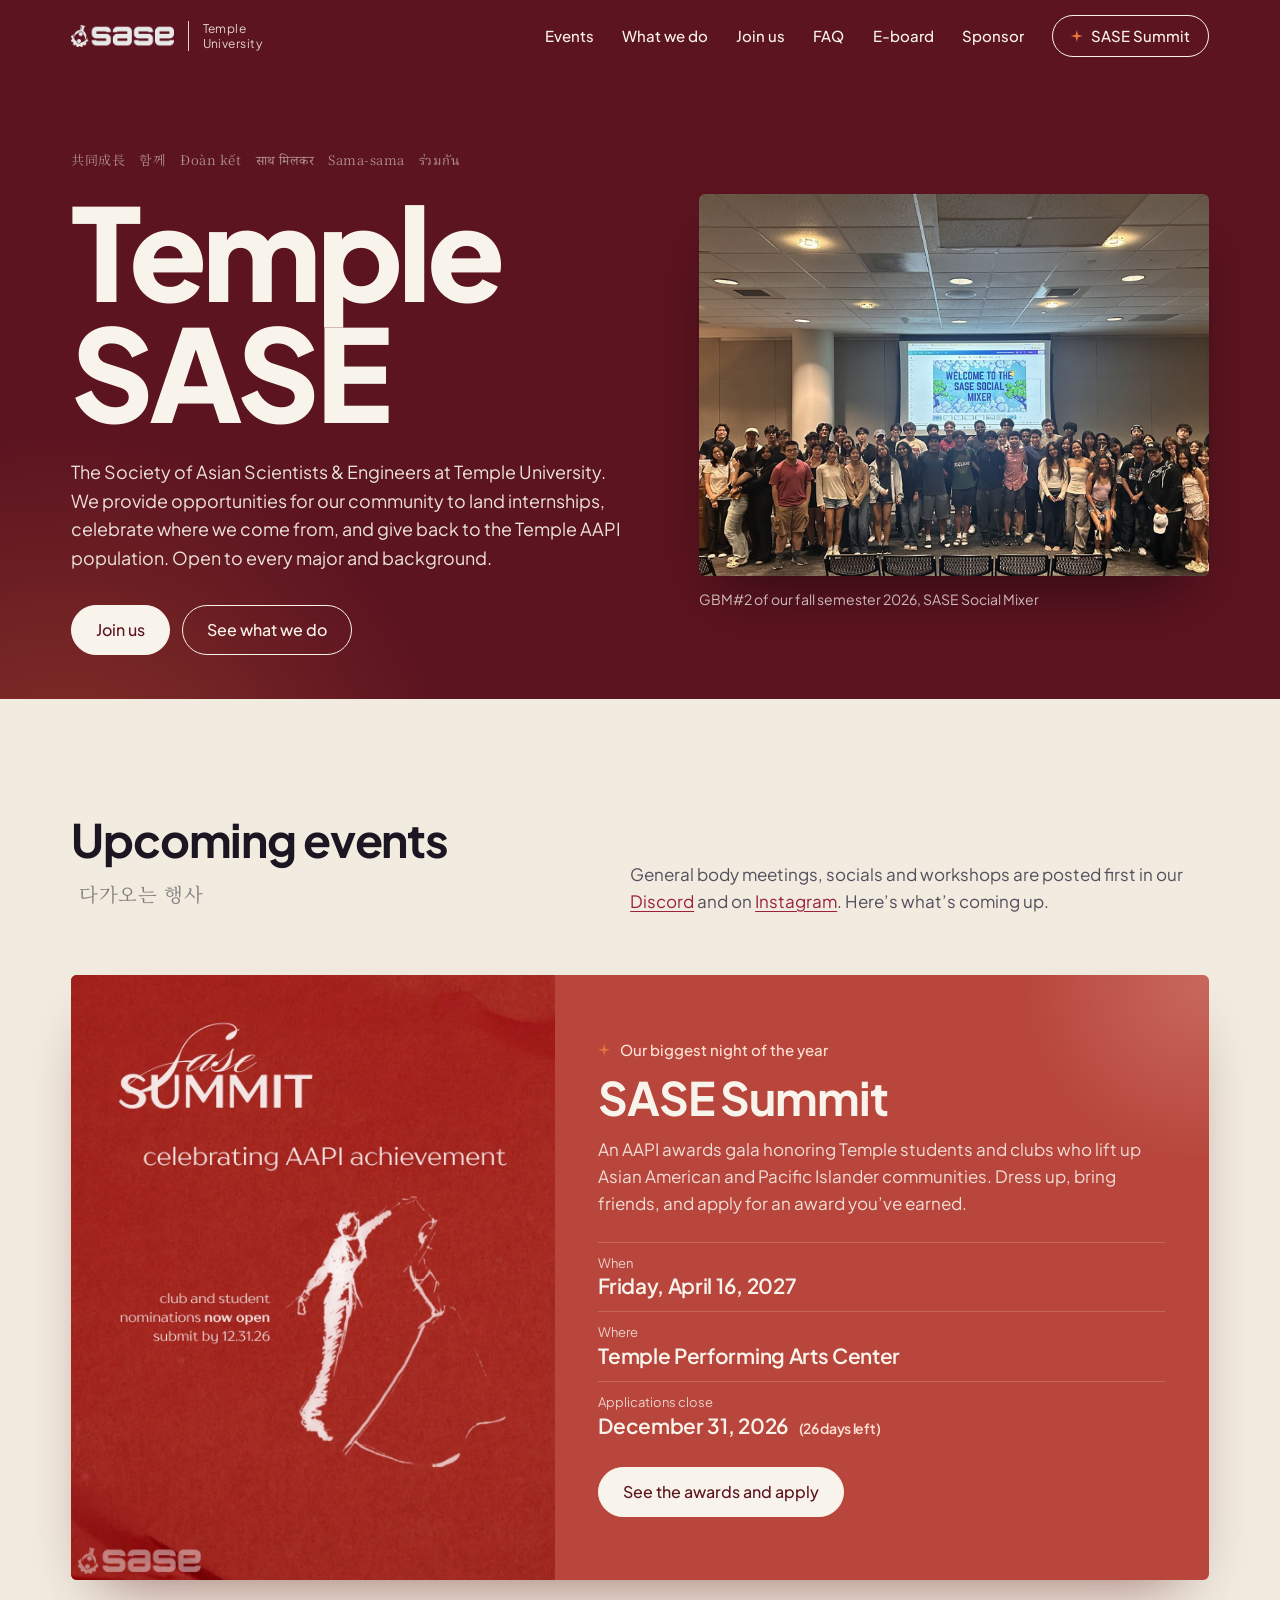
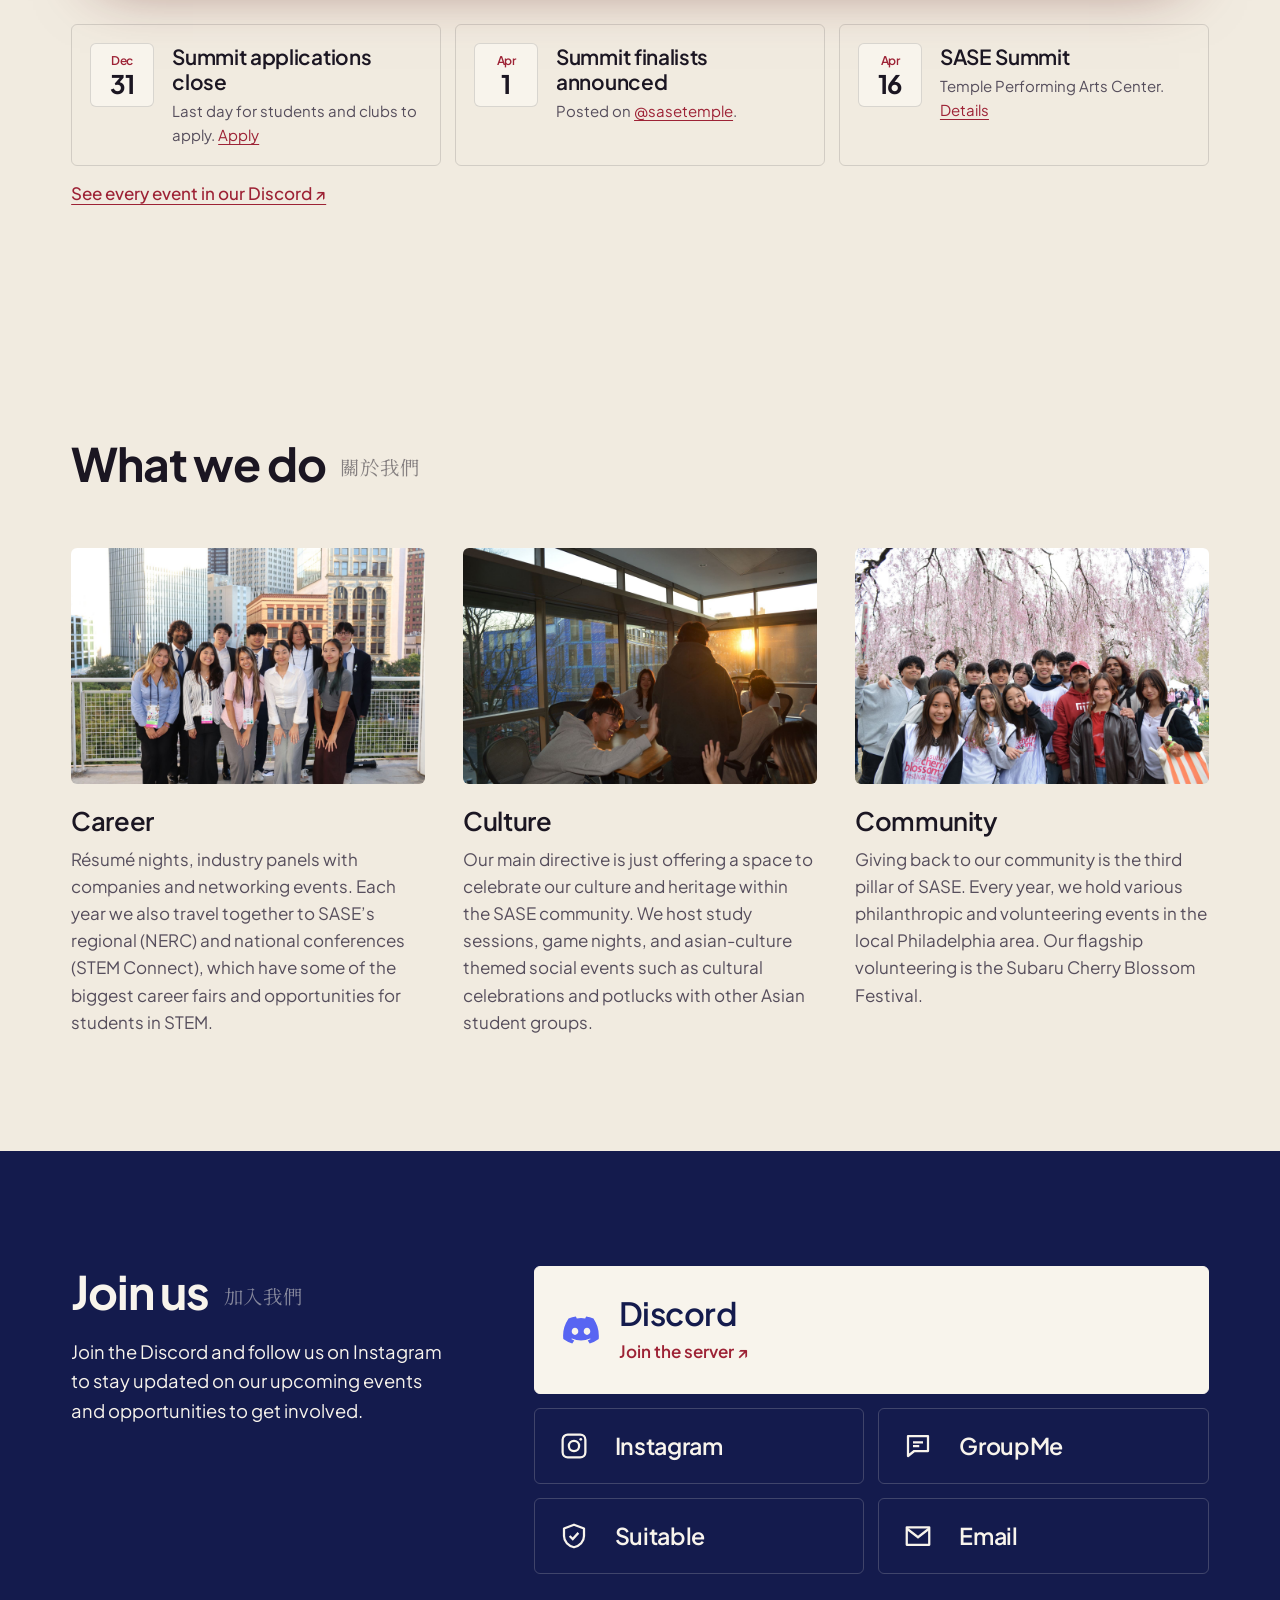
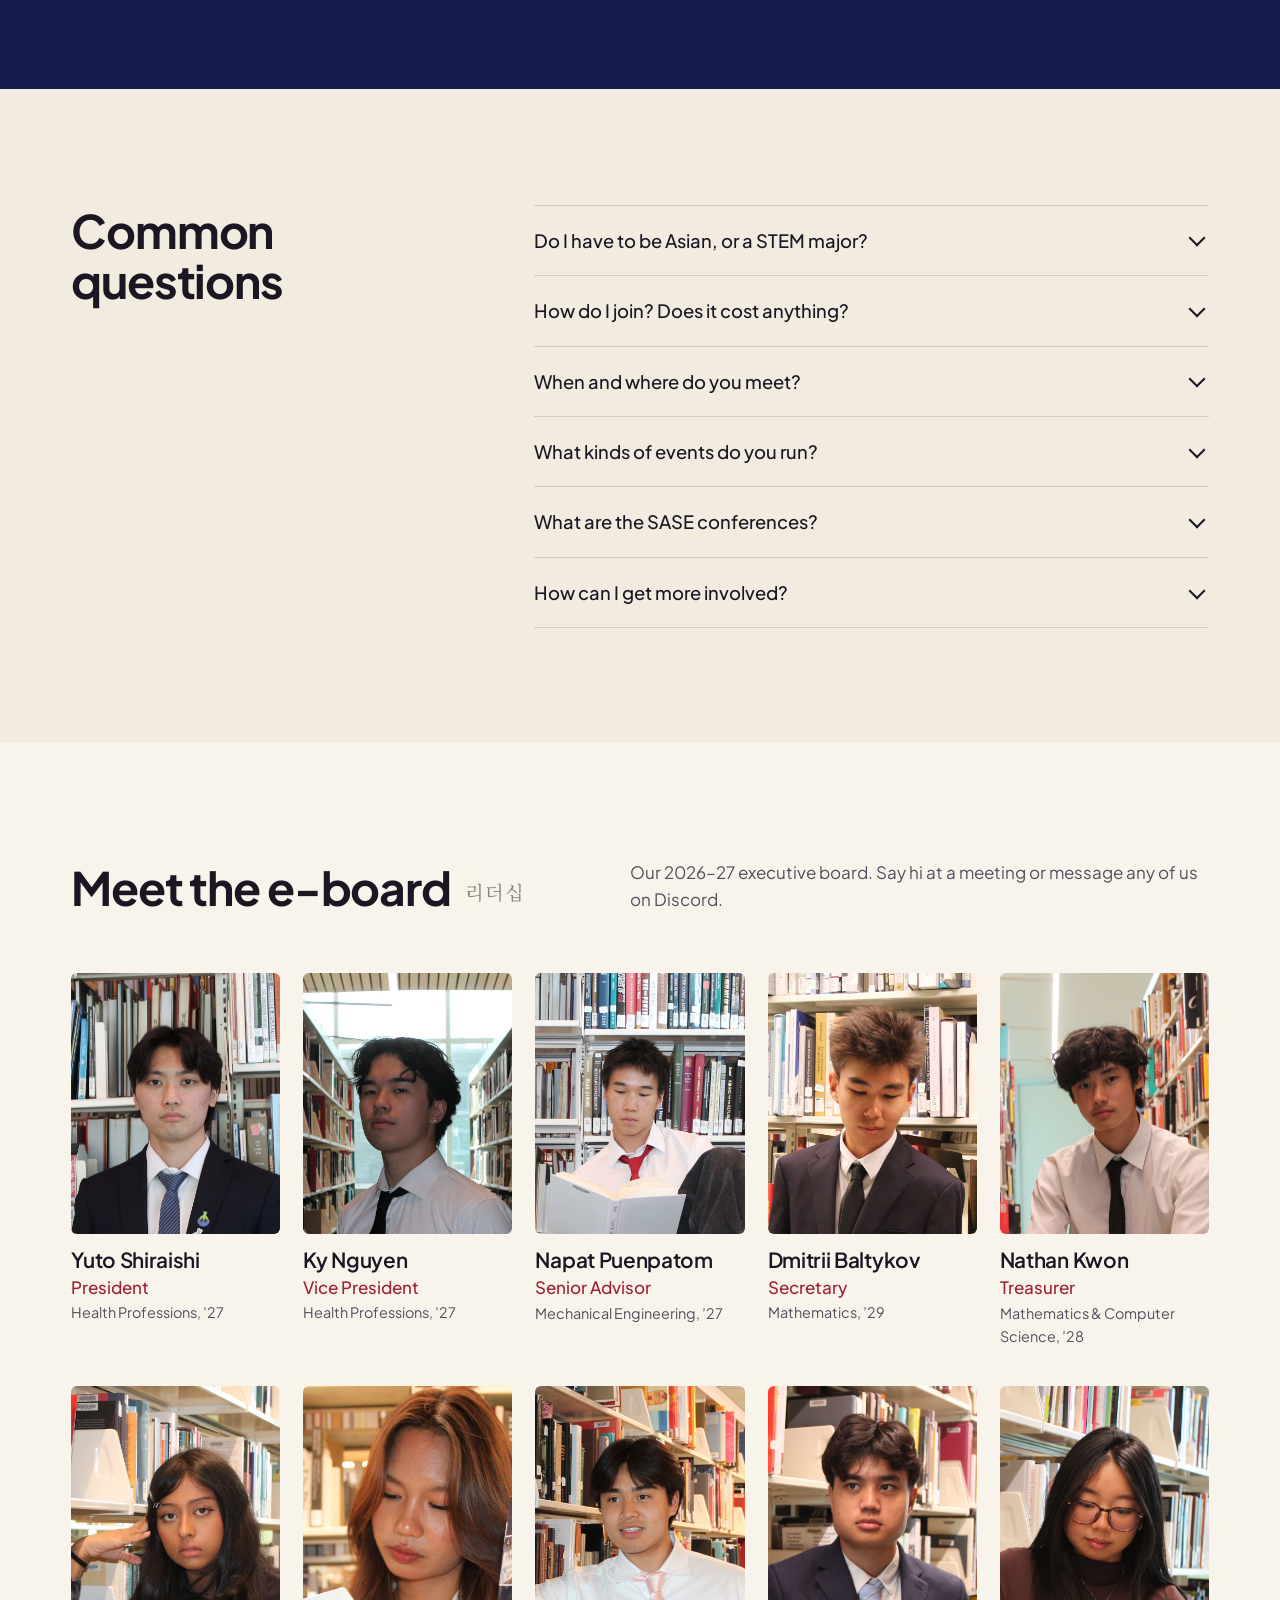
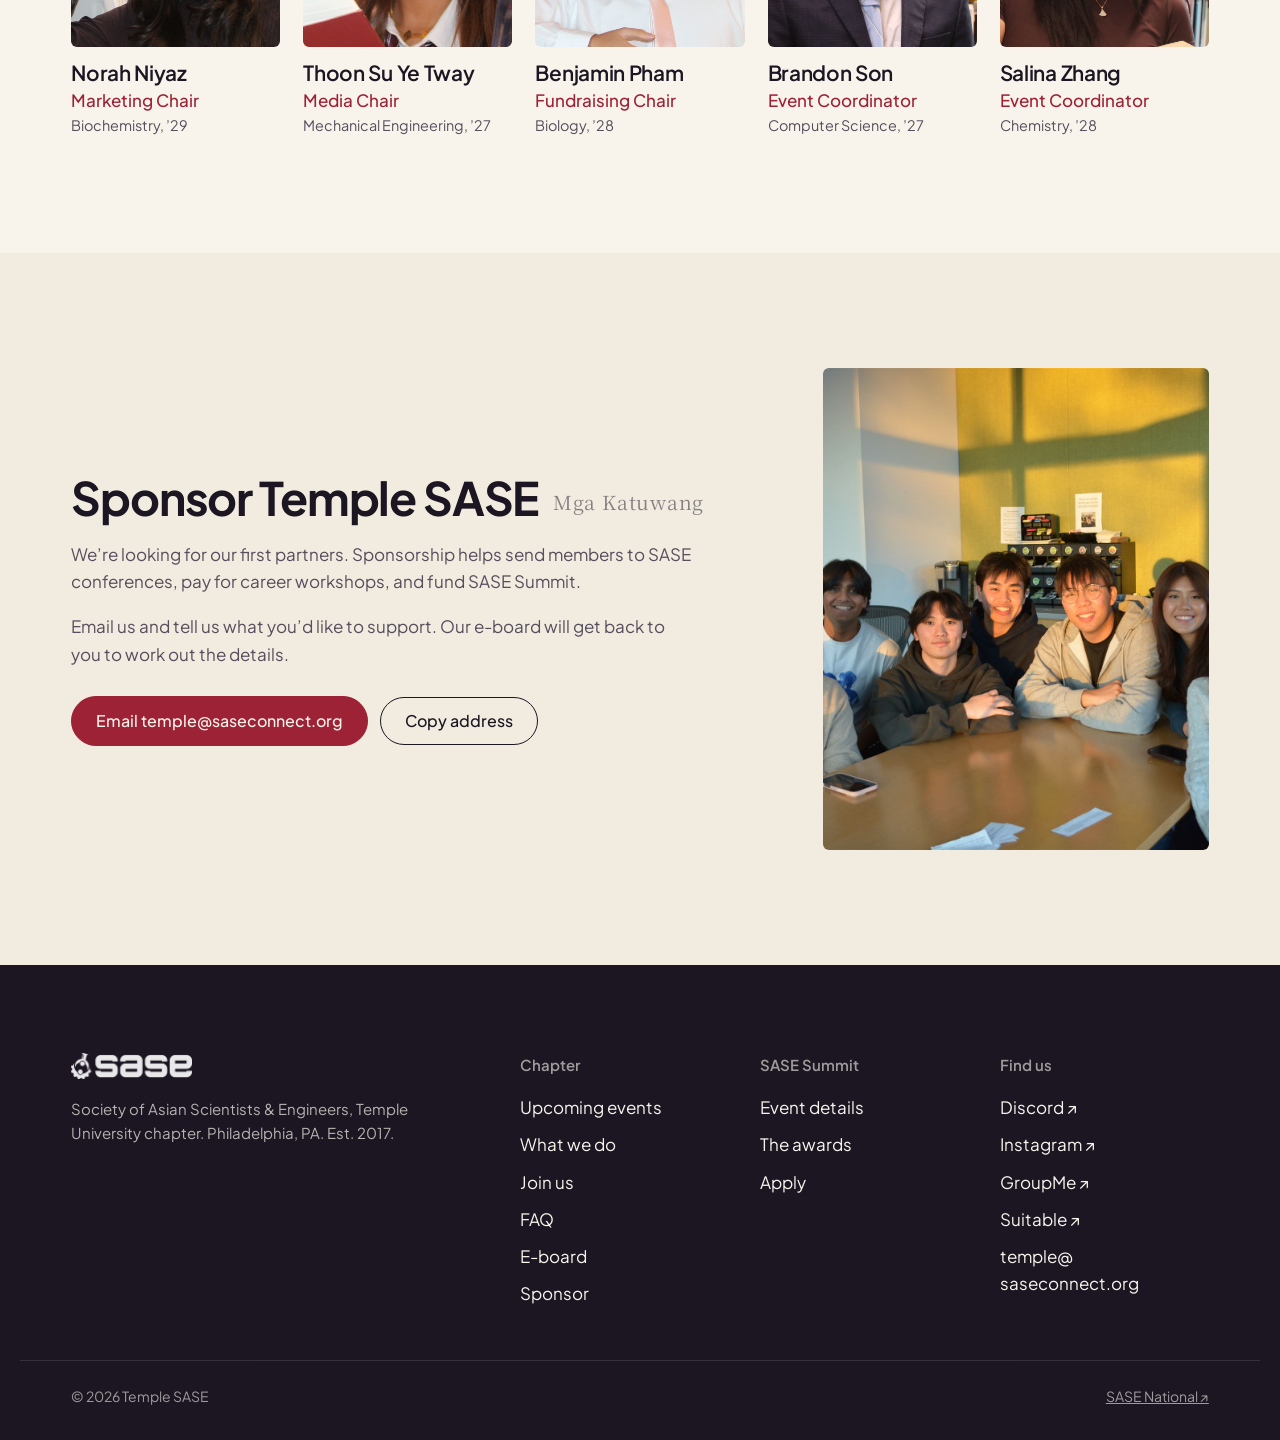
<file: index.html>
<!DOCTYPE html>
<html lang="en" class="no-js">
<head>
  <meta charset="UTF-8">
  <meta name="viewport" content="width=device-width, initial-scale=1">
  <title>SASE at Temple University</title>
  <meta name="description" content="Temple SASE is the Temple University chapter of the Society of Asian Scientists and Engineers in Philadelphia. Career events, culture, service and friends. Open to every Temple student.">
  <meta name="theme-color" content="#5c1420">
  <link rel="canonical" href="https://sase-temple.github.io/">
  <link rel="icon" href="favicon.ico" sizes="48x48">
  <link rel="icon" type="image/png" href="icon-192.png" sizes="192x192">
  <link rel="apple-touch-icon" href="apple-touch-icon.png">
  <meta name="google-site-verification" content="JHUZGAW7jBY_sXtnCPZA3nbmsrjx5UyuAslhZfdATkw">
  <meta property="og:type" content="website">
  <meta property="og:site_name" content="SASE at Temple University">
  <meta property="og:url" content="https://sase-temple.github.io/">
  <meta property="og:title" content="SASE at Temple University">
  <meta property="og:description" content="The Society of Asian Scientists &amp; Engineers at Temple University. Open to every Temple student.">
  <meta property="og:image" content="https://sase-temple.github.io/assets/img/share-summit.png">
  <meta property="og:image:width" content="1200">
  <meta property="og:image:height" content="630">
  <meta property="og:image:alt" content="SASE Summit logo: a gold medallion with the SASE flask and gear">
  <meta name="twitter:card" content="summary_large_image">
  <script type="application/ld+json">
  {
    "@context": "https://schema.org",
    "@type": "Organization",
    "name": "SASE at Temple University",
    "alternateName": ["Temple SASE", "Society of Asian Scientists and Engineers at Temple University", "Temple University SASE"],
    "url": "https://sase-temple.github.io/",
    "logo": "https://sase-temple.github.io/icon-192.png",
    "email": "temple@saseconnect.org",
    "description": "The Temple University chapter of the Society of Asian Scientists and Engineers, open to every Temple student.",
    "address": {"@type": "PostalAddress", "addressLocality": "Philadelphia", "addressRegion": "PA", "addressCountry": "US"},
    "parentOrganization": {"@type": "Organization", "name": "Society of Asian Scientists and Engineers", "url": "https://www.saseconnect.org/"},
    "sameAs": ["https://www.instagram.com/sasetemple/", "https://linktr.ee/sasetemple"]
  }
  </script>
  <script type="application/ld+json">
  {
    "@context": "https://schema.org",
    "@type": "WebSite",
    "name": "SASE at Temple University",
    "alternateName": ["Temple SASE"],
    "url": "https://sase-temple.github.io/"
  }
  </script>

  <link rel="preconnect" href="https://fonts.googleapis.com">
  <link rel="preconnect" href="https://fonts.gstatic.com" crossorigin>
  <link href="https://fonts.googleapis.com/css2?family=Plus+Jakarta+Sans:ital,wght@0,400;0,500;0,600;0,700;0,800;1,400&family=Noto+Serif+TC&family=Noto+Serif+KR&family=Noto+Serif+JP&family=Noto+Serif+Devanagari&family=Noto+Serif+Thai&display=swap" rel="stylesheet">
  <link rel="stylesheet" href="assets/css/styles.css">
</head>
<body>
  <a class="skip-link" href="#main">Skip to content</a>

  <header class="site-header">
    <div class="wrap site-header__inner">
      <a class="brand" href="index.html" aria-label="Temple SASE home">
        <img class="logo-light" src="assets/img/national-logo_horizontal_solid_light.png" alt="SASE" width="1000" height="215">
        <img class="logo-dark" src="assets/img/national-logo_horizontal_solid_dark.png" alt="" width="1000" height="215">
        <span class="brand__chapter">Temple<br>University</span>
      </a>
      <button class="menu-toggle" aria-expanded="false" aria-controls="site-nav" aria-label="Menu">
        <span></span><span></span>
      </button>
      <nav class="nav" id="site-nav" aria-label="Main">
        <a href="#events">Events</a>
        <a href="#what-we-do">What we do</a>
        <a href="#join">Join us</a>
        <a href="#faq">FAQ</a>
        <a href="#eboard">E-board</a>
        <a href="#sponsor">Sponsor</a>
        <a class="nav__cta" href="summit.html"><span class="spark" aria-hidden="true"></span>SASE Summit</a>
      </nav>
    </div>
  </header>

  <main id="main">

    <!-- HERO -->
    <section class="hero" aria-labelledby="hero-title">
      <div class="hero__glow" aria-hidden="true"></div>
      <div class="wrap hero__grid">
        <div class="hero__text">
          <p class="hero__langs cjk" aria-hidden="true">
            <span lang="zh-Hant">共同成長</span>
            <span lang="ko">함께</span>
            <span lang="vi">Đoàn kết</span>
            <span lang="hi">साथ मिलकर</span>
            <span lang="tl">Sama-sama</span>
            <span lang="th">ร่วมกัน</span>
          </p>
          <h1 class="display hero__title" id="hero-title">Temple SASE</h1>
          <p class="hero__sub">The Society of Asian Scientists &amp; Engineers at Temple University. We provide opportunities for our community to land internships, celebrate where we come from, and give back to the Temple AAPI population. Open to every major and background.</p>
          <div class="hero__actions">
            <a class="btn btn--solid" href="#join">Join us</a>
            <a class="btn btn--ghost" href="#what-we-do">See what we do</a>
          </div>
        </div>
        <figure class="hero__photo">
          <img src="assets/img/welcome-gbm.jpg" alt="A packed room of Temple SASE members at a fall social mixer" width="1800" height="1068">
          <figcaption>GBM#2 of our fall semester 2026, SASE Social Mixer</figcaption>
        </figure>
      </div>
    </section>

    <!-- UPCOMING EVENTS -->
    <section class="section events-section" id="events" aria-labelledby="events-title">
      <div class="wrap">
        <div class="section__head">
          <h2 class="h2" id="events-title">Upcoming events <span class="cjk" lang="ko">다가오는 행사</span></h2>
          <p class="section__intro">General body meetings, socials and workshops are posted first in our <a href="https://discord.gg/sXgfzkeyc9" target="_blank" rel="noopener">Discord</a> and on <a href="https://www.instagram.com/sasetemple/" target="_blank" rel="noopener">Instagram</a>. Here’s what’s coming up.</p>
        </div>

        <div class="events">
          <!-- Featured event. Swap this out for the next big event after the Summit. -->
          <a class="feature" href="summit.html">
            <figure class="feature__photo">
              <img src="assets/img/summit-graphic.webp" alt="SASE Summit graphic: a white sketch of a couple dancing on red paper. Celebrating AAPI achievement. Club and student nominations now open, submit by 12.31.26." loading="lazy" width="1080" height="1350">
            </figure>
            <div class="feature__body">
              <p class="feature__kicker"><span class="spark" aria-hidden="true"></span>Our biggest night of the year</p>
              <h3 class="feature__title">SASE Summit</h3>
              <p class="feature__desc">An AAPI awards gala honoring Temple students and clubs who lift up Asian American and Pacific Islander communities. Dress up, bring friends, and apply for an award you’ve earned.</p>
              <dl class="feature__facts">
                <div><dt>When</dt><dd>Friday, April 16, 2027</dd></div>
                <div><dt>Where</dt><dd>Temple Performing Arts Center</dd></div>
                <div><dt>Applications close</dt><dd>December 31, 2026 <span class="feature__countdown" data-countdown="2026-12-31"></span></dd></div>
              </dl>
              <span class="btn btn--solid feature__cta">See the awards and apply</span>
            </div>
          </a>

          <!--
            Event list. Add one <li> per event, soonest first. Each event hides itself
            automatically the day after its data-date, so old events never linger.
            Copy this template:

            <li class="event" data-date="2026-11-20">
              <time datetime="2026-11-20"><span>Nov</span> 20</time>
              <div>
                <h3>Event name</h3>
                <p>Thursday, 6 to 8 pm · SAC&nbsp;200A</p>
              </div>
            </li>
          -->
          <div class="event-list">
            <ol class="events__list">
              <li class="event" data-date="2026-11-19">
                <time datetime="2026-11-19"><span>Nov</span> 19</time>
                <div>
                  <h3>SASE Inferno</h3>
                  <p>Collab with Ascend<br>Thursday, 4 to 6 pm · SAC&nbsp;200A</p>
                </div>
              </li>
              <li class="event" data-date="2026-12-03">
                <time datetime="2026-12-03"><span>Dec</span> 3</time>
                <div>
                  <h3>SASE Squid Games</h3>
                  <p>Thursday, 5:30 to 7:30 pm · SAC&nbsp;200BC</p>
                </div>
              </li>
              <li class="event" data-date="2026-12-31">
                <time datetime="2026-12-31"><span>Dec</span> 31</time>
                <div>
                  <h3>Summit applications close</h3>
                  <p>Last day for students and clubs to apply. <a href="summit.html#apply">Apply</a></p>
                </div>
              </li>
              <li class="event" data-date="2027-04-01">
                <time datetime="2027-04-01"><span>Apr</span> 1</time>
                <div>
                  <h3>Summit finalists announced</h3>
                  <p>Posted on <a href="https://www.instagram.com/sasetemple/" target="_blank" rel="noopener">@sasetemple</a>.</p>
                </div>
              </li>
              <li class="event" data-date="2027-04-16">
                <time datetime="2027-04-16"><span>Apr</span> 16</time>
                <div>
                  <h3>SASE Summit</h3>
                  <p>Temple Performing Arts Center. <a href="summit.html">Details</a></p>
                </div>
              </li>
            </ol>
            <p class="events__empty" hidden>Nothing on the calendar right now. Check the Discord for the next meeting.</p>
            <a class="events__more" href="https://discord.gg/sXgfzkeyc9" target="_blank" rel="noopener">See every event in our Discord ↗</a>
          </div>
        </div>
      </div>
    </section>

    <!-- WHAT WE DO -->
    <section class="section" id="what-we-do" aria-labelledby="wwd-title">
      <div class="wrap">
        <div class="section__head">
          <h2 class="h2" id="wwd-title">What we do <span class="cjk" lang="zh-Hant">關於我們</span></h2>
          <p class="section__intro"></p>
        </div>

        <div class="pillars">
          <article class="pillar">
            <figure class="pillar__photo"><img src="assets/img/conference.jpg" alt="Temple SASE members in business attire at a SASE conference" loading="lazy" width="1800" height="1200"></figure>
            <h3>Career</h3>
            <p>Résumé nights, industry panels with companies and networking events. Each year we also travel together to SASE’s regional (NERC) and national conferences (STEM Connect), which have some of the biggest career fairs and opportunities for students in STEM.</p>
          </article>
          <article class="pillar">
            <figure class="pillar__photo"><img src="assets/img/study-session.jpg" alt="Members laughing together around a table during a study session" loading="lazy" width="1800" height="1200"></figure>
            <h3>Culture</h3>
            <p>Our main directive is just offering a space to celebrate our culture and heritage within the SASE community. We host study sessions, game nights, and asian-culture themed social events such as cultural celebrations and potlucks with other Asian student groups.</p>
          </article>
          <article class="pillar">
            <figure class="pillar__photo"><img src="assets/img/cherry-blossoms.jpg" alt="Members together at the Philadelphia Cherry Blossom Festival" loading="lazy" width="1800" height="1200"></figure>
            <h3>Community</h3>
            <p>Giving back to our community is the third pillar of SASE. Every year, we hold various philanthropic and volunteering events in the local Philadelphia area. Our flagship volunteering is the Subaru Cherry Blossom Festival.</p>
          </article>
        </div>
      </div>
    </section>

    <!-- JOIN US -->
    <section class="section section--navy" id="join" aria-labelledby="join-title">
      <div class="wrap join">
        <div class="join__text">
          <h2 class="h2" id="join-title">Join us <span class="cjk" lang="zh-Hant">加入我們</span></h2>
          <p>Join the Discord and follow us on Instagram to stay updated on our upcoming events and opportunities to get involved.</p>
        </div>

        <ul class="socials">
          <li>
            <a class="social social--primary" href="https://discord.gg/sXgfzkeyc9" target="_blank" rel="noopener">
              <svg class="social__icon" viewBox="0 0 24 24" aria-hidden="true"><path fill="currentColor" d="M20.3 4.4A19.6 19.6 0 0 0 15.4 3l-.6 1.3a18.2 18.2 0 0 0-5.6 0L8.6 3a19.5 19.5 0 0 0-4.9 1.4C.6 9 -.3 13.5.2 18a19.8 19.8 0 0 0 6 3l1.3-2a12.8 12.8 0 0 1-2-1l.5-.4a14 14 0 0 0 12 0l.5.4c-.6.4-1.3.7-2 1l1.3 2a19.7 19.7 0 0 0 6-3c.5-5.2-.9-9.7-3.5-13.6ZM8 15.3c-1.2 0-2.2-1.1-2.2-2.4s1-2.4 2.2-2.4 2.2 1.1 2.2 2.4-1 2.4-2.2 2.4Zm8 0c-1.2 0-2.2-1.1-2.2-2.4s1-2.4 2.2-2.4 2.2 1.1 2.2 2.4-1 2.4-2.2 2.4Z"/></svg>
              <span class="social__name">Discord</span>
              <span class="social__go">Join the server ↗</span>
            </a>
          </li>
          <li>
            <a class="social" href="https://www.instagram.com/sasetemple/" target="_blank" rel="noopener">
              <svg class="social__icon" viewBox="0 0 24 24" aria-hidden="true"><path fill="none" stroke="currentColor" stroke-width="1.8" d="M7 2.9h10A4.1 4.1 0 0 1 21.1 7v10a4.1 4.1 0 0 1-4.1 4.1H7A4.1 4.1 0 0 1 2.9 17V7A4.1 4.1 0 0 1 7 2.9Z"/><circle cx="12" cy="12" r="4.1" fill="none" stroke="currentColor" stroke-width="1.8"/><circle cx="17.4" cy="6.6" r="1.1" fill="currentColor"/></svg>
              <span class="social__name">Instagram</span>
            </a>
          </li>
          <li>
            <a class="social" href="https://groupme.com/join_group/100924297/vODMyRft" target="_blank" rel="noopener">
              <svg class="social__icon" viewBox="0 0 24 24" aria-hidden="true"><path fill="none" stroke="currentColor" stroke-width="1.8" stroke-linejoin="round" d="M4 4h16v12H9l-5 4V4Z"/><path stroke="currentColor" stroke-width="1.8" d="M8 9h8M8 12h5"/></svg>
              <span class="social__name">GroupMe</span>
            </a>
          </li>
          <li>
            <a class="social" href="https://app.suitable.co/student-organizations/rLonS6oS8V3z?tab=profile" target="_blank" rel="noopener">
              <svg class="social__icon" viewBox="0 0 24 24" aria-hidden="true"><path fill="none" stroke="currentColor" stroke-width="1.8" stroke-linejoin="round" d="M12 3 4 6v6c0 4.5 3.4 8 8 9 4.6-1 8-4.5 8-9V6l-8-3Z"/><path fill="none" stroke="currentColor" stroke-width="1.8" d="m8.5 12 2.5 2.5 4.5-5"/></svg>
              <span class="social__name">Suitable</span>
            </a>
          </li>
          <li>
            <a class="social" href="mailto:temple@saseconnect.org">
              <svg class="social__icon" viewBox="0 0 24 24" aria-hidden="true"><path fill="none" stroke="currentColor" stroke-width="1.8" stroke-linejoin="round" d="M3 5h18v14H3V5Z"/><path fill="none" stroke="currentColor" stroke-width="1.8" d="m3 6 9 7 9-7"/></svg>
              <span class="social__name">Email</span>
            </a>
          </li>
        </ul>
      </div>
    </section>

    <!-- FAQ -->
    <section class="section" id="faq" aria-labelledby="faq-title">
      <div class="wrap faq">
        <h2 class="h2" id="faq-title">Common questions</h2>
        <div class="faq__list">
          <details>
            <summary>Do I have to be Asian, or a STEM major?</summary>
            <p>No. Temple SASE is open to every student at Temple, from any major and any background. Our e-board alone covers health professions, math, biology, chemistry and engineering.</p>
          </details>
          <details>
            <summary>How do I join? Does it cost anything?</summary>
            <p>Join our <a href="https://discord.gg/sXgfzkeyc9" target="_blank" rel="noopener">Discord</a>. It’s free, and there’s no application. Then come to a general body meeting or any event that sounds fun.</p>
          </details>
          <details>
            <summary>When and where do you meet?</summary>
            <p>We hold general body meetings during the semester on Main Campus. Times and rooms are posted on Discord and <a href="https://www.instagram.com/sasetemple/" target="_blank" rel="noopener">Instagram</a> before each one.</p>
          </details>
          <details>
            <summary>What kinds of events do you run?</summary>
            <p>A mix of career and social. Recent ones include a potluck with Temple’s Asian Student Association, a professional bingo night with Drexel SASE, volunteering at the Philadelphia Cherry Blossom Festival, fundraisers, and trips to SASE conferences.</p>
          </details>
          <details>
            <summary>What are the SASE conferences?</summary>
            <p>SASE National holds a national conference each fall and regional conferences in the spring. They have workshops, speakers and large career fairs where students interview for internships and jobs. We share interest forms on Discord when it’s time to sign up.</p>
          </details>
          <details>
            <summary>How can I get more involved?</summary>
            <p>We open applications for e-board, freshman representative and general intern roles during the year. We announce them on Discord and Instagram, so keep an eye out there.</p>
          </details>
        </div>
      </div>
    </section>

    <!-- E-BOARD -->
    <section class="section section--paper" id="eboard" aria-labelledby="eboard-title">
      <div class="wrap">
        <div class="section__head">
          <h2 class="h2" id="eboard-title">Meet the e-board <span class="cjk" lang="ko">리더십</span></h2>
          <p class="section__intro">Our 2026–27 executive board. Say hi at a meeting or message any of us on Discord.</p>
        </div>

        <ul class="roster">
          <li class="member">
            <figure class="member__photo"><img src="assets/img/eboard/yuto-shiraishi.jpg" alt="Yuto Shiraishi" loading="lazy" width="800" height="1000"></figure>
            <h3 class="member__name">Yuto Shiraishi</h3>
            <p class="member__role">President</p>
            <p class="member__meta">Health Professions, ’27</p>
          </li>
          <li class="member">
            <figure class="member__photo"><img src="assets/img/eboard/ky-nguyen.jpg" alt="Ky Nguyen" loading="lazy" width="800" height="1000"></figure>
            <h3 class="member__name">Ky Nguyen</h3>
            <p class="member__role">Vice President</p>
            <p class="member__meta">Health Professions, ’27</p>
          </li>
          <li class="member">
            <figure class="member__photo"><img src="assets/img/eboard/napat-puenpatom.jpg" alt="Napat Puenpatom" loading="lazy" width="800" height="1000"></figure>
            <h3 class="member__name">Napat Puenpatom</h3>
            <p class="member__role">Senior Advisor</p>
            <p class="member__meta">Mechanical Engineering, ’27</p>
          </li>
          <li class="member">
            <figure class="member__photo"><img src="assets/img/eboard/dmitrii-baltykov.jpg" alt="Dmitrii Baltykov" loading="lazy" width="800" height="1000"></figure>
            <h3 class="member__name">Dmitrii Baltykov</h3>
            <p class="member__role">Secretary</p>
            <p class="member__meta">Mathematics, ’29</p>
          </li>
          <li class="member">
            <figure class="member__photo"><img src="assets/img/eboard/nathan-kwon.jpg" alt="Nathan Kwon" loading="lazy" width="800" height="1000"></figure>
            <h3 class="member__name">Nathan Kwon</h3>
            <p class="member__role">Treasurer</p>
            <p class="member__meta">Mathematics &amp; Computer Science, ’28</p>
          </li>
          <li class="member">
            <figure class="member__photo"><img src="assets/img/eboard/norah-niyaz.jpg" alt="Norah Niyaz" loading="lazy" width="800" height="1000"></figure>
            <h3 class="member__name">Norah Niyaz</h3>
            <p class="member__role">Marketing Chair</p>
            <p class="member__meta">Biochemistry, ’29</p>
          </li>
          <li class="member">
            <figure class="member__photo"><img src="assets/img/eboard/thoon-su-ye-tway.jpg" alt="Thoon Su Ye Tway" loading="lazy" width="800" height="1000"></figure>
            <h3 class="member__name">Thoon Su Ye Tway</h3>
            <p class="member__role">Media Chair</p>
            <p class="member__meta">Mechanical Engineering, ’27</p>
          </li>
          <li class="member">
            <figure class="member__photo"><img src="assets/img/eboard/benjamin-pham.jpg" alt="Benjamin Pham" loading="lazy" width="800" height="1000"></figure>
            <h3 class="member__name">Benjamin Pham</h3>
            <p class="member__role">Fundraising Chair</p>
            <p class="member__meta">Biology, ’28</p>
          </li>
          <li class="member">
            <figure class="member__photo"><img src="assets/img/eboard/brandon-son.jpg" alt="Brandon Son" loading="lazy" width="800" height="1000"></figure>
            <h3 class="member__name">Brandon Son</h3>
            <p class="member__role">Event Coordinator</p>
            <p class="member__meta">Computer Science, ’27</p>
          </li>
          <li class="member">
            <figure class="member__photo"><img src="assets/img/eboard/salina-zhang.jpg" alt="Salina Zhang" loading="lazy" width="800" height="1000"></figure>
            <h3 class="member__name">Salina Zhang</h3>
            <p class="member__role">Event Coordinator</p>
            <p class="member__meta">Chemistry, ’28</p>
          </li>
        </ul>
      </div>
    </section>

    <!-- SPONSOR -->
    <section class="section" id="sponsor" aria-labelledby="sponsor-title">
      <div class="wrap sponsor">
        <div>
          <h2 class="h2" id="sponsor-title">Sponsor Temple SASE <span class="cjk" lang="tl">Mga Katuwang</span></h2>
          <p>We’re looking for our first partners. Sponsorship helps send members to SASE conferences, pay for career workshops, and fund SASE Summit.</p>
          <p>Email us and tell us what you’d like to support. Our e-board will get back to you to work out the details.</p>
          <div class="sponsor__actions">
            <a class="btn btn--cherry" href="mailto:temple@saseconnect.org?subject=Sponsoring%20Temple%20SASE">Email temple@saseconnect.org</a>
            <button class="btn btn--line" type="button" data-copy="temple@saseconnect.org">Copy address</button>
            <span class="copy-status" role="status" aria-live="polite"></span>
          </div>
        </div>
        <figure class="sponsor__photo">
          <img src="assets/img/meeting.jpg" alt="Temple SASE members smiling around a conference table" loading="lazy" width="1800" height="1200">
        </figure>
      </div>
    </section>

  </main>

  <footer class="site-footer">
    <div class="wrap footer__grid">
      <div>
        <img src="assets/img/national-logo_horizontal_solid_light.png" alt="SASE" width="1000" height="215">
        <p>Society of Asian Scientists &amp; Engineers, Temple University chapter. Philadelphia, PA. Est. 2017.</p>
      </div>
      <div>
        <h3>Chapter</h3>
        <ul>
          <li><a href="#events">Upcoming events</a></li>
          <li><a href="#what-we-do">What we do</a></li>
          <li><a href="#join">Join us</a></li>
          <li><a href="#faq">FAQ</a></li>
          <li><a href="#eboard">E-board</a></li>
          <li><a href="#sponsor">Sponsor</a></li>
        </ul>
      </div>
      <div>
        <h3>SASE Summit</h3>
        <ul>
          <li><a href="summit.html">Event details</a></li>
          <li><a href="summit.html#awards">The awards</a></li>
          <li><a href="summit.html#apply">Apply</a></li>
        </ul>
      </div>
      <div>
        <h3>Find us</h3>
        <ul>
          <li><a href="https://discord.gg/sXgfzkeyc9" target="_blank" rel="noopener">Discord ↗</a></li>
          <li><a href="https://www.instagram.com/sasetemple/" target="_blank" rel="noopener">Instagram ↗</a></li>
          <li><a href="https://groupme.com/join_group/100924297/vODMyRft" target="_blank" rel="noopener">GroupMe ↗</a></li>
          <li><a href="https://app.suitable.co/student-organizations/rLonS6oS8V3z?tab=profile" target="_blank" rel="noopener">Suitable ↗</a></li>
          <li><a href="mailto:temple@saseconnect.org">temple@<wbr>saseconnect.org</a></li>
        </ul>
      </div>
    </div>
    <div class="wrap footer__base">
      <span>© <span data-year>2026</span> Temple SASE</span>
      <a href="https://www.saseconnect.org" target="_blank" rel="noopener">SASE National ↗</a>
    </div>
  </footer>

  <script src="assets/js/main.js"></script>
</body>
</html>
</file>
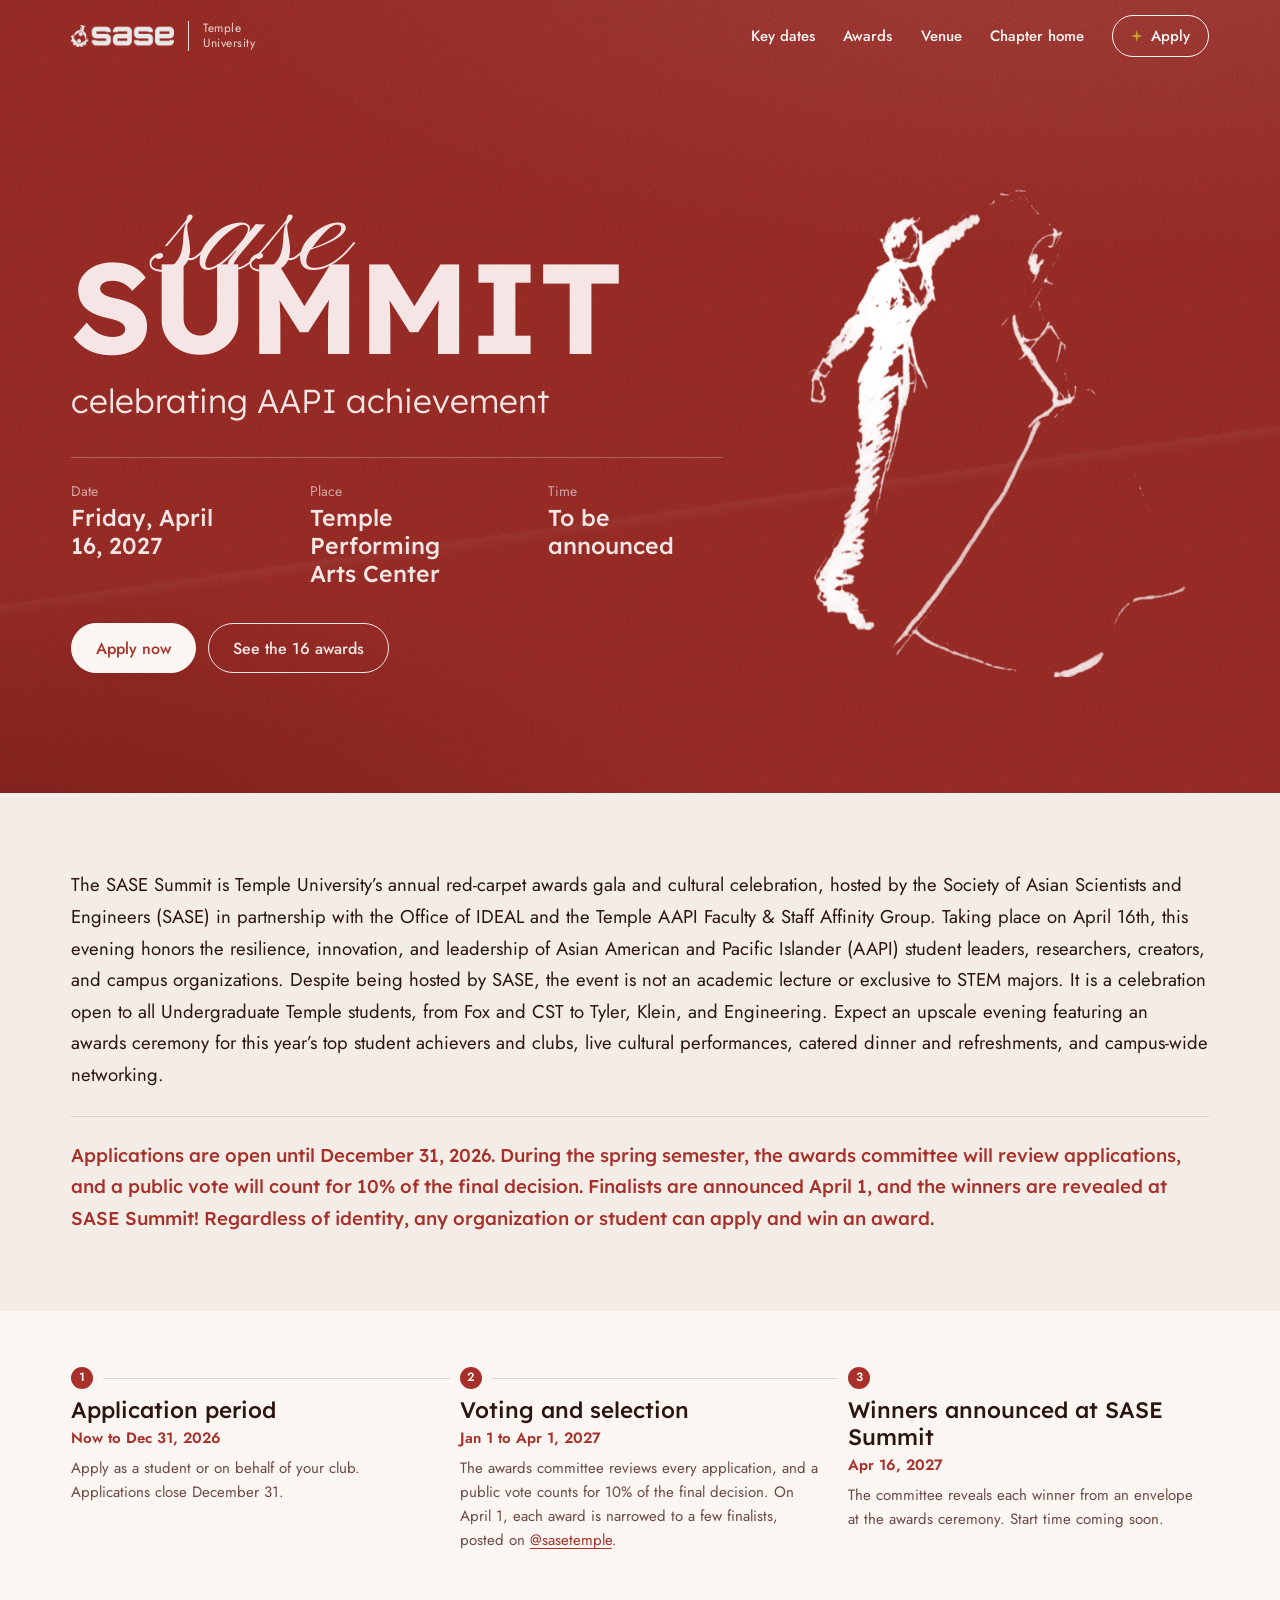
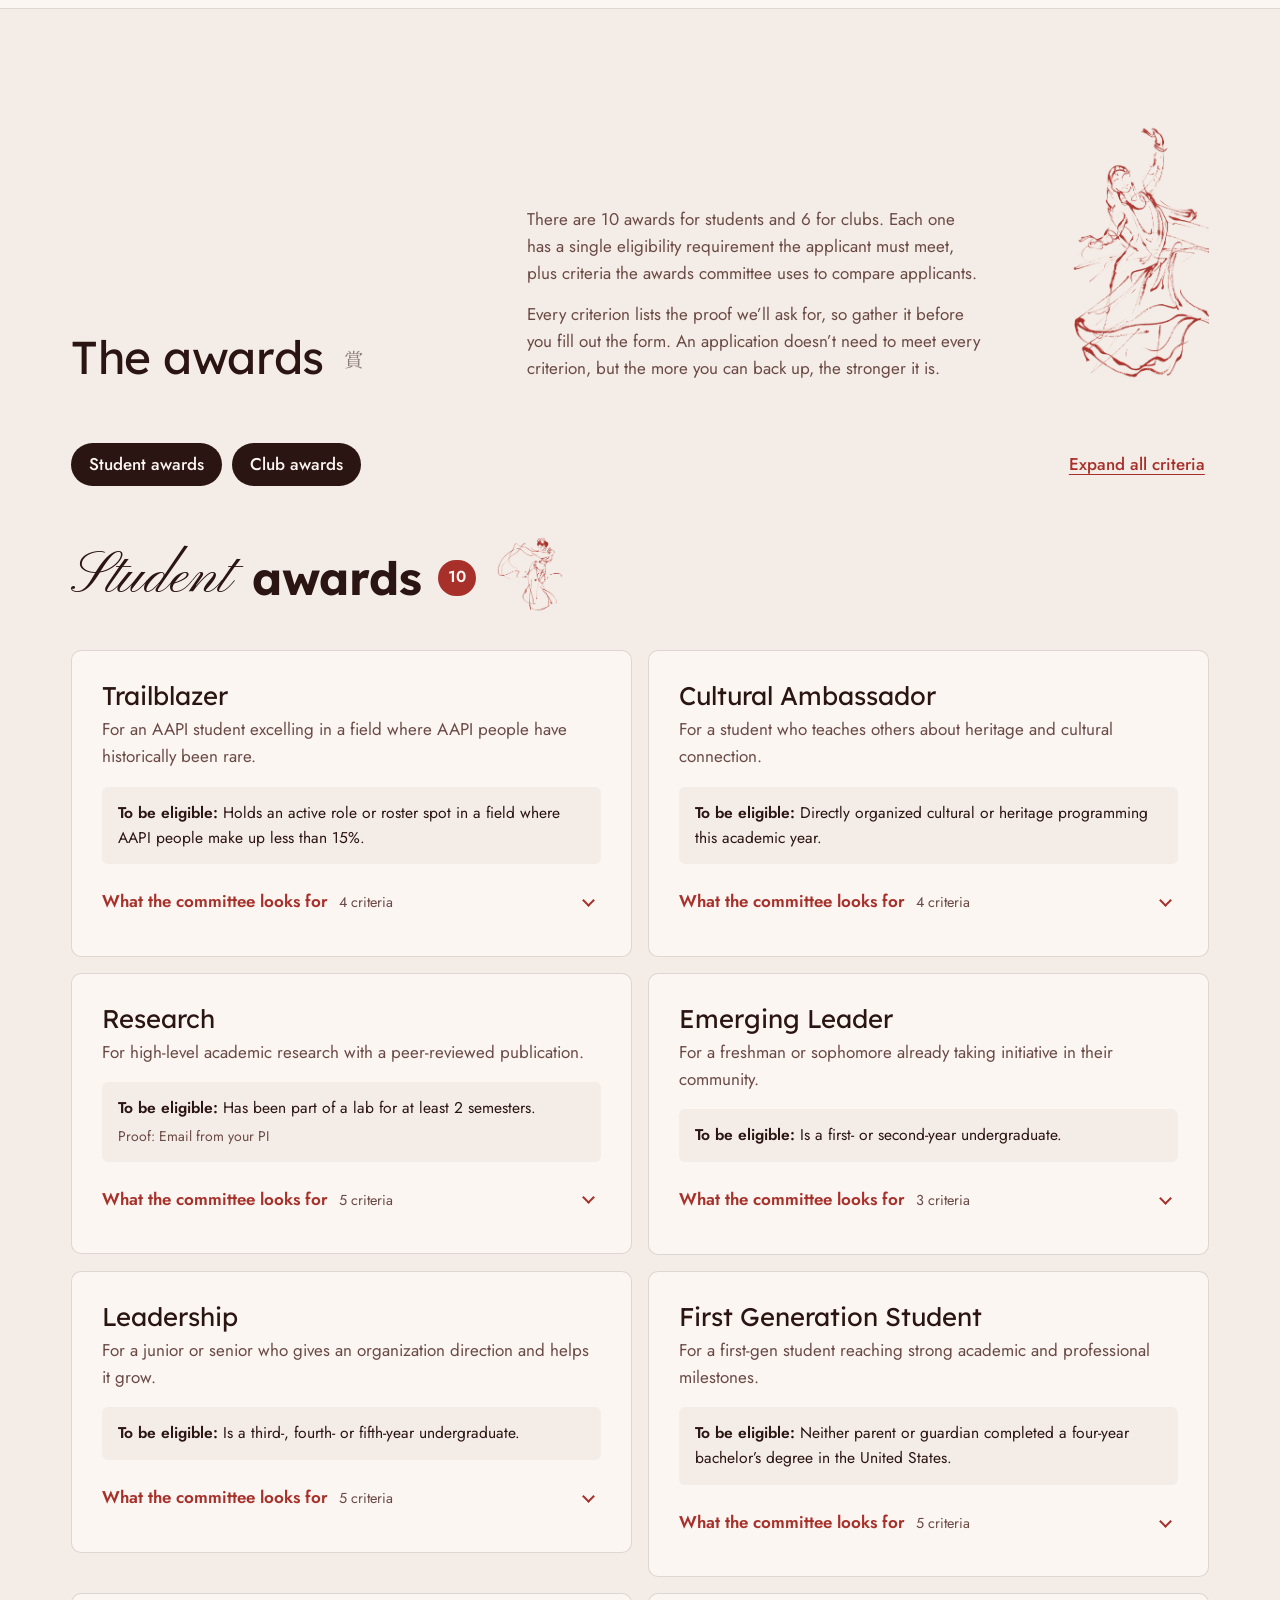
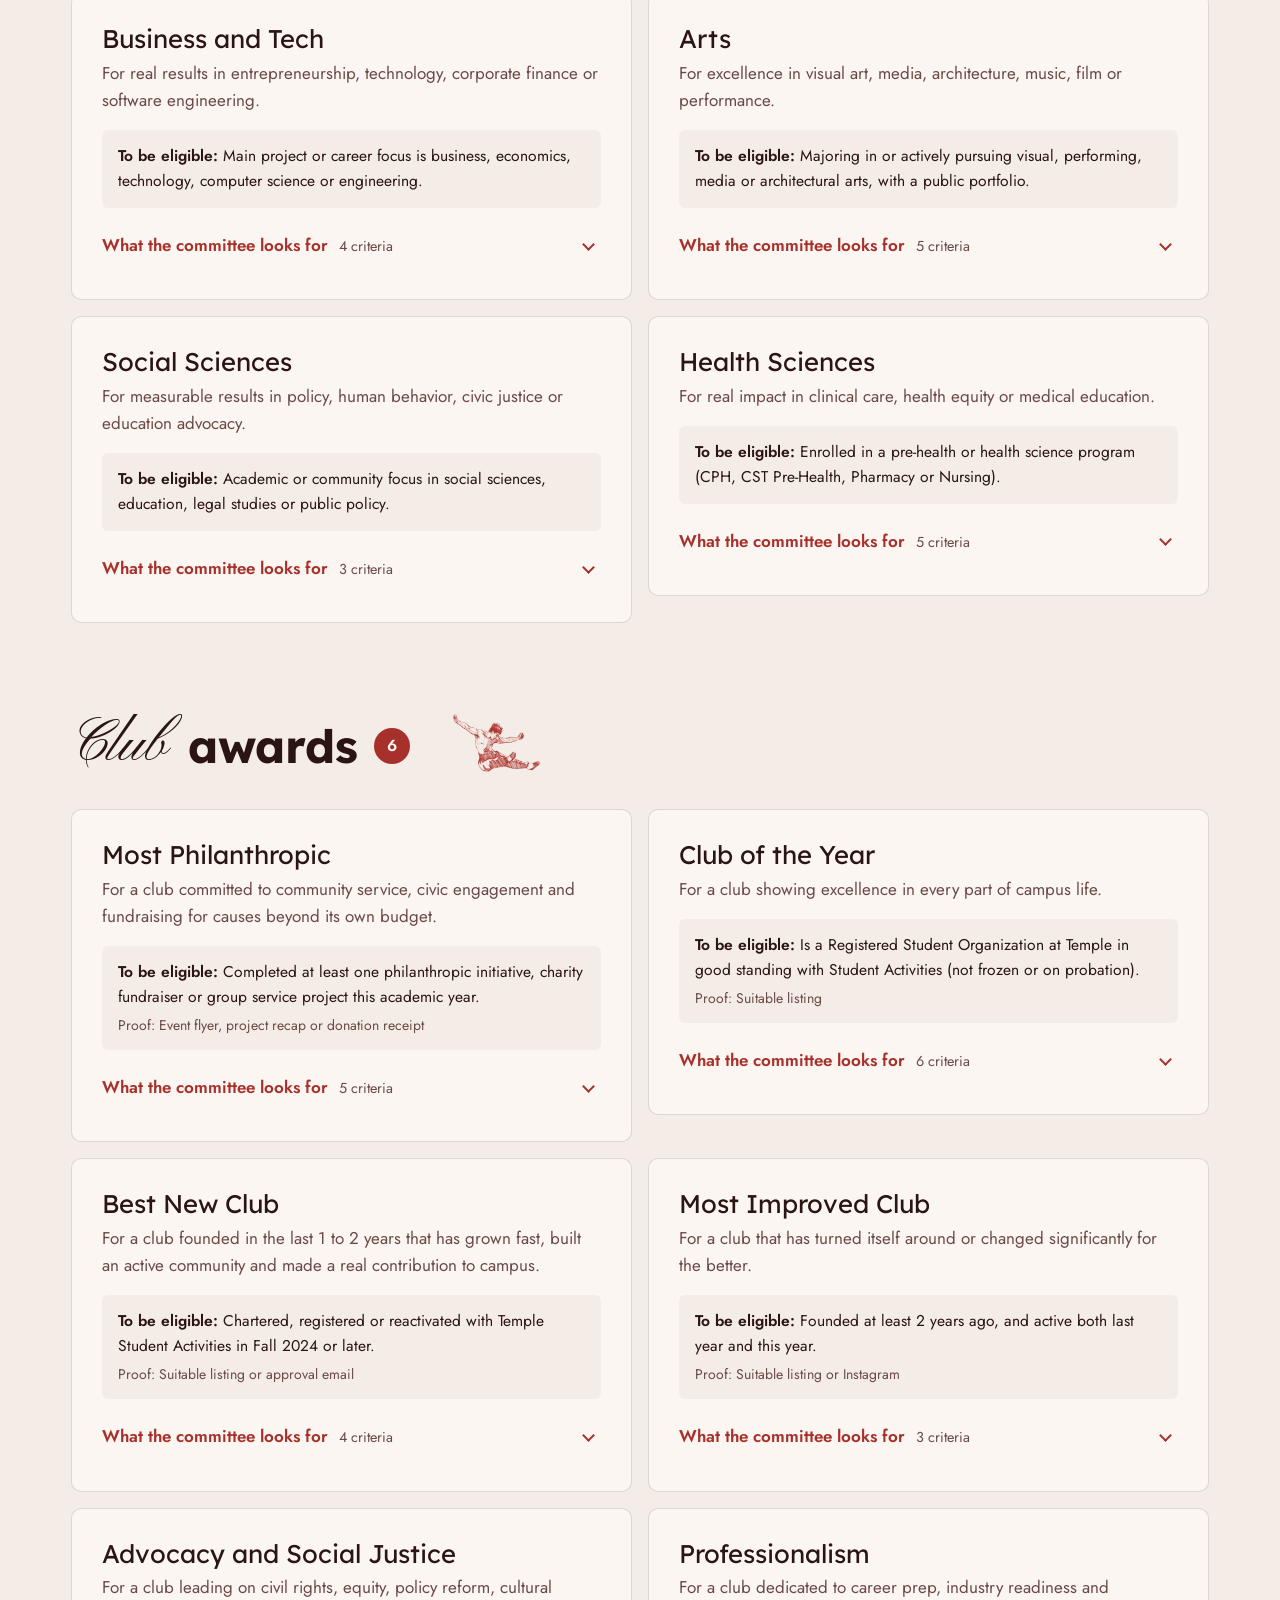
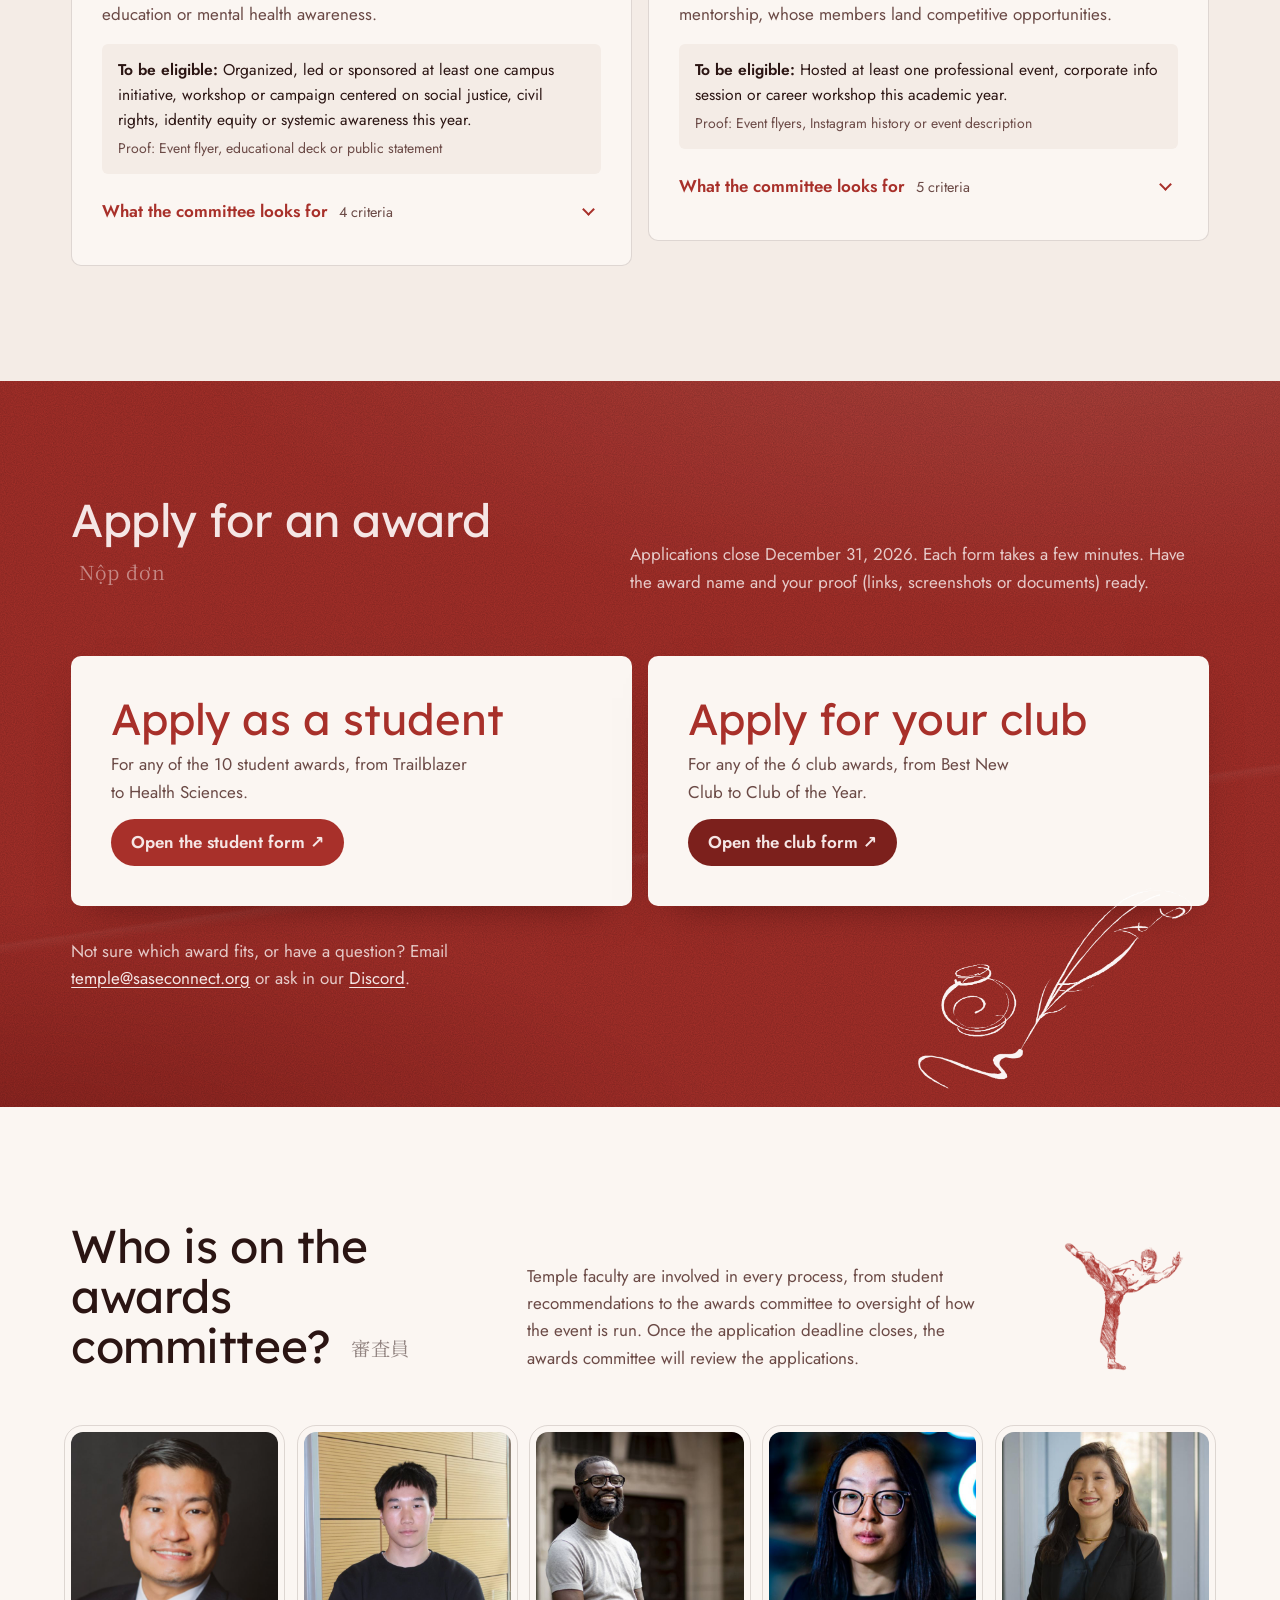
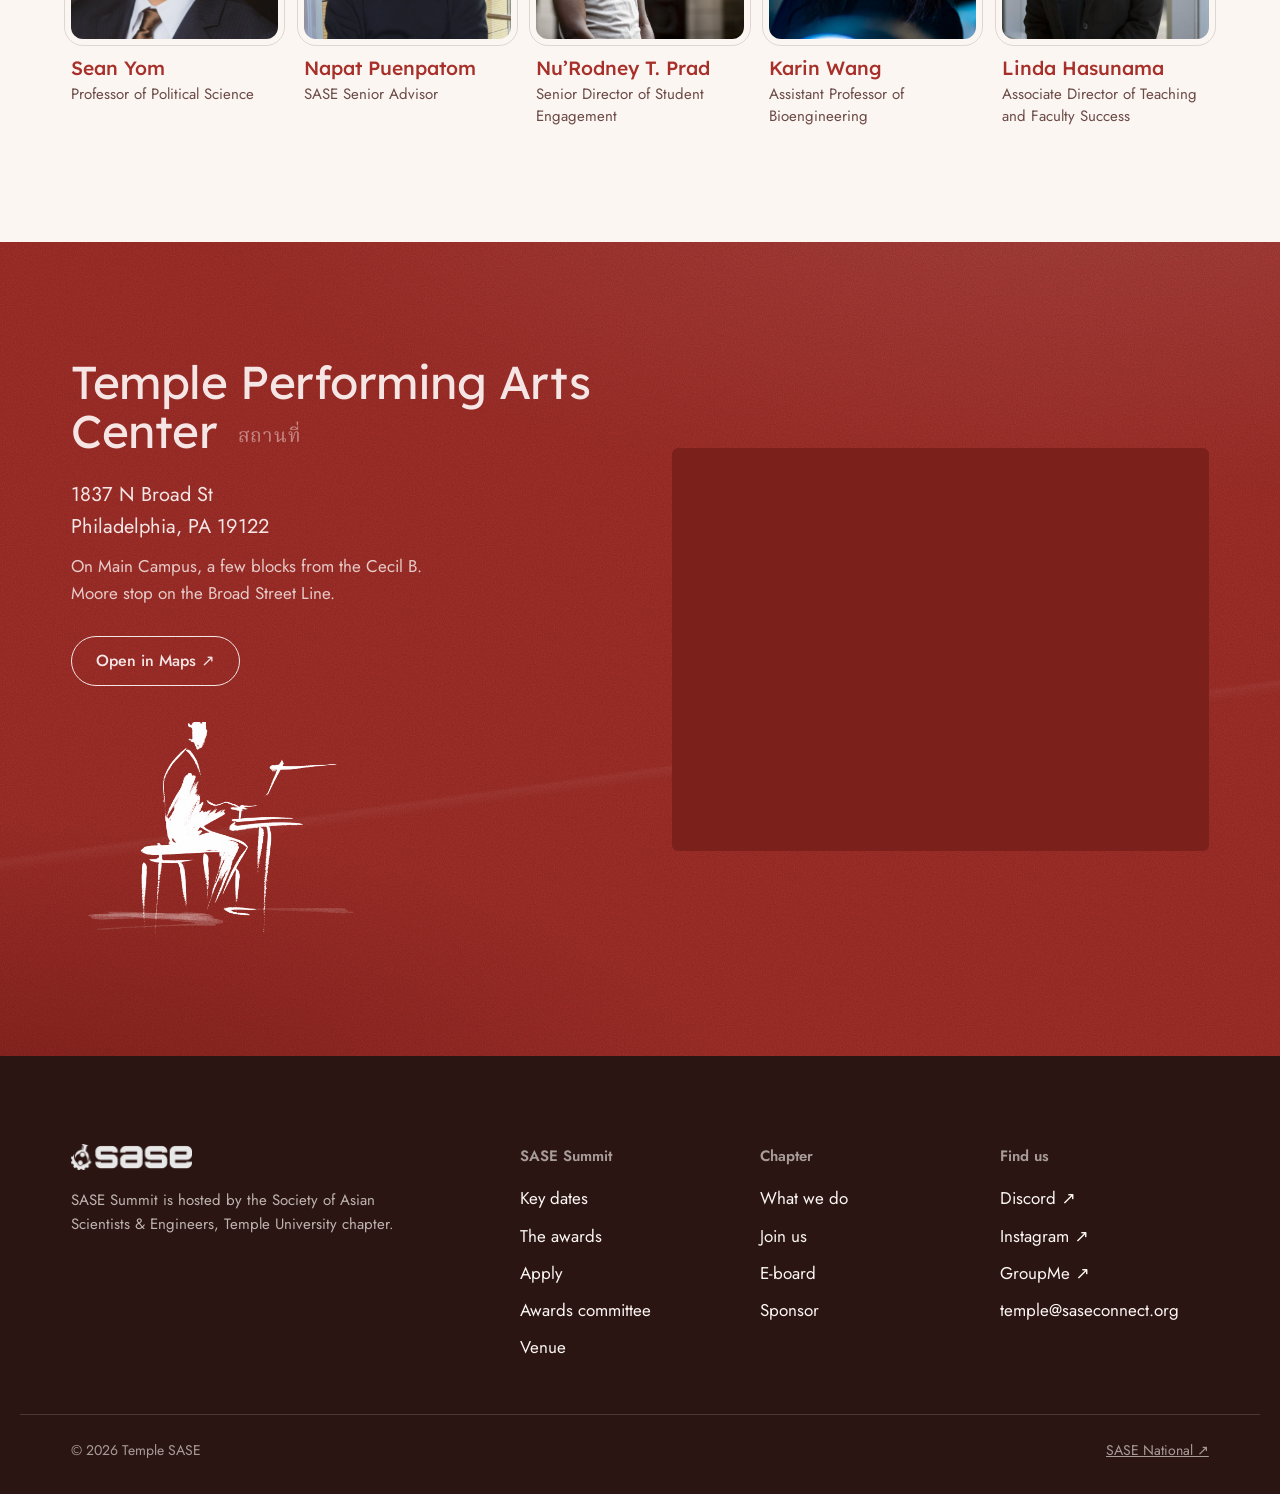
<file: summit.html>
<!DOCTYPE html>
<html lang="en" class="no-js">
<head>
  <meta charset="UTF-8">
  <meta name="viewport" content="width=device-width, initial-scale=1">
  <title>SASE Summit · SASE at Temple University</title>
  <meta name="description" content="SASE Summit, Temple SASE’s AAPI awards gala. Friday, April 16, 2027 at the Temple Performing Arts Center. See the 16 student and club awards and apply by December 31, 2026.">
  <meta name="theme-color" content="#a8302a">
  <link rel="canonical" href="https://sase-temple.github.io/summit.html">
  <link rel="icon" href="favicon.ico" sizes="48x48">
  <link rel="icon" type="image/png" href="icon-192.png" sizes="192x192">
  <link rel="apple-touch-icon" href="apple-touch-icon.png">
  <meta property="og:type" content="website">
  <meta property="og:site_name" content="SASE at Temple University">
  <meta property="og:url" content="https://sase-temple.github.io/summit.html">
  <meta property="og:title" content="SASE Summit · SASE at Temple University">
  <meta property="og:description" content="Friday, April 16, 2027 at the Temple Performing Arts Center. Applications close December 31, 2026.">
  <meta property="og:image" content="https://sase-temple.github.io/assets/img/share-summit.png">
  <meta property="og:image:width" content="1200">
  <meta property="og:image:height" content="630">
  <meta property="og:image:alt" content="SASE Summit logo: a gold medallion with the SASE flask and gear">
  <meta name="twitter:card" content="summary_large_image">
  <script type="application/ld+json">
  {
    "@context": "https://schema.org",
    "@type": "Event",
    "name": "SASE Summit",
    "description": "SASE Summit is Temple SASE’s AAPI awards gala, honoring Temple students and clubs who lift up Asian American and Pacific Islander communities.",
    "startDate": "2027-04-16",
    "eventStatus": "https://schema.org/EventScheduled",
    "eventAttendanceMode": "https://schema.org/OfflineEventAttendanceMode",
    "location": {
      "@type": "Place",
      "name": "Temple Performing Arts Center",
      "address": {"@type": "PostalAddress", "streetAddress": "1837 N Broad St", "addressLocality": "Philadelphia", "addressRegion": "PA", "postalCode": "19122", "addressCountry": "US"}
    },
    "organizer": {"@type": "Organization", "name": "SASE at Temple University", "url": "https://sase-temple.github.io/"},
    "image": ["https://sase-temple.github.io/assets/img/summit-graphic.webp"]
  }
  </script>

  <link rel="preconnect" href="https://fonts.googleapis.com">
  <link rel="preconnect" href="https://fonts.gstatic.com" crossorigin>
  <link href="https://fonts.googleapis.com/css2?family=DM+Serif+Display:ital@0;1&family=Lexend:wght@300;400;500;700&family=Pinyon+Script&family=Jost:wght@400;500;600&family=Noto+Serif+TC&family=Noto+Serif+KR&family=Noto+Serif+JP&family=Noto+Serif+Devanagari&family=Noto+Serif+Thai&display=swap" rel="stylesheet">
  <link rel="stylesheet" href="assets/css/styles.css">
</head>
<body class="summit">
  <a class="skip-link" href="#main">Skip to content</a>

  <header class="site-header">
    <div class="wrap site-header__inner">
      <a class="brand" href="index.html" aria-label="Temple SASE home">
        <img class="logo-light" src="assets/img/national-logo_horizontal_solid_light.png" alt="SASE" width="1000" height="215">
        <img class="logo-dark" src="assets/img/national-logo_horizontal_solid_dark.png" alt="" width="1000" height="215">
        <span class="brand__chapter">Temple<br>University</span>
      </a>
      <button class="menu-toggle" aria-expanded="false" aria-controls="site-nav" aria-label="Menu">
        <span></span><span></span>
      </button>
      <nav class="nav" id="site-nav" aria-label="Main">
        <a href="#dates">Key dates</a>
        <a href="#awards">Awards</a>
        <a href="#venue">Venue</a>
        <a href="index.html">Chapter home</a>
        <a class="nav__cta" href="#apply"><span class="spark" aria-hidden="true"></span>Apply</a>
      </nav>
    </div>
  </header>

  <main id="main">

    <!-- HERO -->
    <section class="gala-hero paper-red" aria-labelledby="gala-title">
      <div class="wrap gala-hero__grid">
        <div>
        <h1 class="gala-hero__title" id="gala-title" aria-label="SASE Summit"><span class="gala-hero__script" aria-hidden="true">sase</span><span aria-hidden="true">SUMMIT</span></h1>
        <p class="gala-hero__tag">celebrating AAPI achievement</p>
        <dl class="gala-hero__facts">
          <div><dt>Date</dt><dd>Friday, April 16, 2027</dd></div>
          <div><dt>Place</dt><dd>Temple Performing Arts Center</dd></div>
          <!-- TODO: add the start time once confirmed -->
          <div><dt>Time</dt><dd>To be announced</dd></div>
        </dl>
        <div class="gala-hero__actions">
          <a class="btn btn--solid" href="#apply">Apply now</a>
          <a class="btn btn--ghost" href="#awards">See the 16 awards</a>
        </div>
        </div>
        <img class="gala-hero__sketch" src="assets/img/sketches/waltz.png" alt="" width="520" height="660">
      </div>
    </section>

    <!-- ABOUT THE SUMMIT -->
    <section class="summit-about" id="about" aria-labelledby="about-title">
      <div class="wrap">
        <h2 class="visually-hidden" id="about-title">About SASE Summit</h2>
        <p>The SASE Summit is Temple University’s annual red-carpet awards gala and cultural celebration, hosted by the Society of Asian Scientists and Engineers (SASE) in partnership with the Office of IDEAL and the Temple AAPI Faculty &amp; Staff Affinity Group. Taking place on April 16th, this evening honors the resilience, innovation, and leadership of Asian American and Pacific Islander (AAPI) student leaders, researchers, creators, and campus organizations. Despite being hosted by SASE, the event is not an academic lecture or exclusive to STEM majors. It is a celebration open to all Undergraduate Temple students, from Fox and CST to Tyler, Klein, and Engineering. Expect an upscale evening featuring an awards ceremony for this year’s top student achievers and clubs, live cultural performances, catered dinner and refreshments, and campus-wide networking.</p>
        <p class="summit-about__note">Applications are open until December 31, 2026. During the spring semester, the awards committee will review applications, and a public vote will count for 10% of the final decision. Finalists are announced April 1, and the winners are revealed at SASE Summit! Regardless of identity, any organization or student can apply and win an award.</p>
      </div>
    </section>

    <!-- KEY DATES -->
    <section class="dates-band" id="dates" aria-labelledby="dates-title">
      <div class="wrap">
        <h2 class="visually-hidden" id="dates-title">Key dates</h2>
        <ol class="timeline">
          <li>
            <strong>Application period</strong>
            <span class="timeline__when">Now to <time datetime="2026-12-31">Dec 31, 2026</time></span>
            <span>Apply as a student or on behalf of your club. Applications close December 31.</span>
          </li>
          <li>
            <strong>Voting and selection</strong>
            <span class="timeline__when"><time datetime="2027-01-01">Jan 1</time> to <time datetime="2027-04-01">Apr 1, 2027</time></span>
            <span>The awards committee reviews every application, and a public vote counts for 10% of the final decision. On April 1, each award is narrowed to a few finalists, posted on <a href="https://www.instagram.com/sasetemple/" target="_blank" rel="noopener">@sasetemple</a>.</span>
          </li>
          <li>
            <strong>Winners announced at SASE Summit</strong>
            <span class="timeline__when"><time datetime="2027-04-16">Apr 16, 2027</time></span>
            <span>The committee reveals each winner from an envelope at the awards ceremony. Start time coming soon.</span>
          </li>
        </ol>
      </div>
    </section>

    <!-- AWARDS -->
    <section class="section" id="awards" aria-labelledby="awards-title">
      <div class="wrap">
        <div class="section__head">
          <span class="sketch sketch--ink sketch--twirl" aria-hidden="true"></span>
          <h2 class="h2" id="awards-title">The awards <span class="cjk" lang="ja">賞</span></h2>
          <div class="section__intro">
            <p>There are 10 awards for students and 6 for clubs. Each one has a single eligibility requirement the applicant must meet, plus criteria the awards committee uses to compare applicants.</p>
            <p>Every criterion lists the proof we’ll ask for, so gather it before you fill out the form. An application doesn’t need to meet every criterion, but the more you can back up, the stronger it is.</p>
          </div>
        </div>

        <nav class="award-jump" aria-label="Award categories">
          <a href="#student-awards">Student awards</a>
          <a href="#club-awards">Club awards</a>
          <button type="button" class="award-jump__toggle" data-expand-all aria-pressed="false">Expand all criteria</button>
        </nav>

        <div class="award-group" id="student-awards">
          <div class="award-group__head">
            <h3 class="award-group__title"><span class="script">Student</span> awards <span class="award-group__n">10</span></h3>
            <span class="sketch sketch--ink sketch--ribbon" aria-hidden="true"></span>
          </div>
          <div class="award-grid">
          <article class="award" id="award-trailblazer">
            <h4 class="award__name">Trailblazer</h4>
            <p class="award__desc">For an AAPI student excelling in a field where AAPI people have historically been rare.</p>
            <p class="award__req"><strong>To be eligible:</strong> Holds an active role or roster spot in a field where AAPI people make up less than 15%.</p>
            <details class="award__more">
              <summary>What the committee looks for <span class="award__count">4 criteria</span></summary>
              <ul class="criteria">
                <li><strong>Longevity.</strong> Took part for at least 2 consecutive seasons, production runs or terms. <span class="proof">Proof: Official roster, playbill or appointment record</span></li>
                <li><strong>Leading role.</strong> Held a primary leading position. <span class="proof">Proof: Performance credits, TSG cabinet listing or published articles</span></li>
                <li><strong>Outside recognition.</strong> Received an official athletic or conference honor, an artistic award, or a regional media feature. <span class="proof">Proof: News link or award certificate</span></li>
                <li><strong>Historic first.</strong> The first, or one of fewer than 3 documented AAPI people, to hold this title or win this honor at Temple. <span class="proof">Proof: Departmental verification or historical record</span></li>
              </ul>
            </details>
          </article>
          <article class="award" id="award-cultural-ambassador">
            <h4 class="award__name">Cultural Ambassador</h4>
            <p class="award__desc">For a student who teaches others about heritage and cultural connection.</p>
            <p class="award__req"><strong>To be eligible:</strong> Directly organized cultural or heritage programming this academic year.</p>
            <details class="award__more">
              <summary>What the committee looks for <span class="award__count">4 criteria</span></summary>
              <ul class="criteria">
                <li><strong>Sustained programming.</strong> Organized multiple cultural events across 2 or more semesters. <span class="proof">Proof: Event dates or flyers</span></li>
                <li><strong>Educational content.</strong> Created structured educational programming, like a panel on cultural history, an identity or diaspora workshop, or a guest speaker. <span class="proof">Proof: Slide deck, recording or program guide</span></li>
                <li><strong>Fundraising.</strong> Raised money for a cultural cause, charity or heritage initiative. <span class="proof">Proof: Check, invoice or emails</span></li>
                <li><strong>Reach.</strong> Led a cultural event with more than 50 attendees. <span class="proof">Proof: Proxy proof, like a sign-in sheet or event photos</span></li>
              </ul>
            </details>
          </article>
          <article class="award" id="award-research">
            <h4 class="award__name">Research</h4>
            <p class="award__desc">For high-level academic research with a peer-reviewed publication.</p>
            <p class="award__req"><strong>To be eligible:</strong> Has been part of a lab for at least 2 semesters. <span class="proof">Proof: Email from your PI</span></p>
            <details class="award__more">
              <summary>What the committee looks for <span class="award__count">5 criteria</span></summary>
              <ul class="criteria">
                <li><strong>First author.</strong> Listed as first author on a paper in an indexed, peer-reviewed journal or IEEE/ACM conference proceeding. <span class="proof">Proof: The publication</span></li>
                <li><strong>Co-author.</strong> Listed as a contributing co-author on an indexed, peer-reviewed paper. <span class="proof">Proof: The publication</span></li>
                <li><strong>Presentation.</strong> Gave an oral or poster presentation at a university, regional or national symposium or conference. <span class="proof">Proof: Poster or presentation document</span></li>
                <li><strong>Research funding.</strong> Won a competitive research fellowship or grant, like CARAS, Diamond Research Scholars, MARC or NSF REU. <span class="proof">Proof: Award letter</span></li>
                <li><strong>Academic standing.</strong> Cumulative GPA of 3.6 or higher. <span class="proof">Proof: Transcript</span></li>
              </ul>
            </details>
          </article>
          <article class="award" id="award-emerging-leader">
            <h4 class="award__name">Emerging Leader</h4>
            <p class="award__desc">For a freshman or sophomore already taking initiative in their community.</p>
            <p class="award__req"><strong>To be eligible:</strong> Is a first- or second-year undergraduate.</p>
            <details class="award__more">
              <summary>What the committee looks for <span class="award__count">3 criteria</span></summary>
              <ul class="criteria">
                <li><strong>Official role.</strong> Holds an e-board seat, committee head or project director title in a student org or department. <span class="proof">Proof: Suitable listing or Instagram board post</span></li>
                <li><strong>New initiative.</strong> Started and ran a new program, event or initiative that reached more than 20 students. <span class="proof">Proof: Proxy proof, like a sign-in sheet or event photos</span></li>
                <li><strong>Balance.</strong> Holds an active leadership role with a cumulative GPA of 3.6 or higher. <span class="proof">Proof: Transcript</span></li>
              </ul>
            </details>
          </article>
          <article class="award" id="award-leadership">
            <h4 class="award__name">Leadership</h4>
            <p class="award__desc">For a junior or senior who gives an organization direction and helps it grow.</p>
            <p class="award__req"><strong>To be eligible:</strong> Is a third-, fourth- or fifth-year undergraduate.</p>
            <details class="award__more">
              <summary>What the committee looks for <span class="award__count">5 criteria</span></summary>
              <ul class="criteria">
                <li><strong>Official role.</strong> Holds an e-board seat, committee head or project director title in a student org or department. <span class="proof">Proof: Suitable listing or Instagram board post</span></li>
                <li><strong>Team size.</strong> Led a team of more than 5 people. </li>
                <li><strong>Event scale.</strong> Led a major campus event with 75 or more attendees. <span class="proof">Proof: Proxy proof, like a sign-in sheet or event photos</span></li>
                <li><strong>Track record.</strong> Moved up in leadership for at least 3 semesters in a row, for example committee member, then chair, then president. <span class="proof">Proof: Instagram board posts</span></li>
                <li><strong>Measurable growth.</strong> Grew an organization by a clear margin, like raising $300, adding 15 active members or increasing attendance by 25%. <span class="proof">Proof: Attendance comparison, budget sheet or Instagram analytics</span></li>
              </ul>
            </details>
          </article>
          <article class="award" id="award-first-generation-student">
            <h4 class="award__name">First Generation Student</h4>
            <p class="award__desc">For a first-gen student reaching strong academic and professional milestones.</p>
            <p class="award__req"><strong>To be eligible:</strong> Neither parent or guardian completed a four-year bachelor’s degree in the United States.</p>
            <details class="award__more">
              <summary>What the committee looks for <span class="award__count">5 criteria</span></summary>
              <ul class="criteria">
                <li><strong>GPA.</strong> Cumulative GPA above 3.5. <span class="proof">Proof: Transcript</span></li>
                <li><strong>Working student.</strong> Works a part-time job while enrolled full time. <span class="proof">Proof: Paystub or supervisor letter</span></li>
                <li><strong>Doing more.</strong> Also holds an e-board seat, a lab research position or a competitive internship. <span class="proof">Proof: Roster or offer letter</span></li>
                <li><strong>Dean’s List.</strong> On the Dean’s List for at least 2 semesters. <span class="proof">Proof: Transcript</span></li>
                <li><strong>Industry placement.</strong> Accepted a competitive internship, co-op or full-time offer at a Fortune 500 company, Big Tech, a top financial institution, a national lab or an established engineering firm. <span class="proof">Proof: Offer letter</span></li>
              </ul>
            </details>
          </article>
          <article class="award" id="award-business-and-tech">
            <h4 class="award__name">Business and Tech</h4>
            <p class="award__desc">For real results in entrepreneurship, technology, corporate finance or software engineering.</p>
            <p class="award__req"><strong>To be eligible:</strong> Main project or career focus is business, economics, technology, computer science or engineering.</p>
            <details class="award__more">
              <summary>What the committee looks for <span class="award__count">4 criteria</span></summary>
              <ul class="criteria">
                <li><strong>Built something.</strong> Built and launched a working technical product. <span class="proof">Proof: Live URL, GitHub repo, sales statement or demo</span></li>
                <li><strong>Competition.</strong> Placed 1st, 2nd or 3rd in a hackathon, case competition, startup incubator or other technical competition. <span class="proof">Proof: Award certificate or press release</span></li>
                <li><strong>Industry role.</strong> Completed or accepted a competitive internship or position at an established or high-growth company. <span class="proof">Proof: Offer letter</span></li>
                <li><strong>Career org leadership.</strong> Holds a leadership position in a career-related student society. <span class="proof">Proof: Roster</span></li>
              </ul>
            </details>
          </article>
          <article class="award" id="award-arts">
            <h4 class="award__name">Arts</h4>
            <p class="award__desc">For excellence in visual art, media, architecture, music, film or performance.</p>
            <p class="award__req"><strong>To be eligible:</strong> Majoring in or actively pursuing visual, performing, media or architectural arts, with a public portfolio.</p>
            <details class="award__more">
              <summary>What the committee looks for <span class="award__count">5 criteria</span></summary>
              <ul class="criteria">
                <li><strong>Juried selection.</strong> Work selected for a juried or official exhibition, like a gallery show, film festival screening, or mainstage orchestra or theater production. <span class="proof">Proof: Exhibition catalog, festival program, playbill or acceptance letter</span></li>
                <li><strong>Published work.</strong> Work published in an outside media outlet, architecture journal or literary review, or officially released (for example on Spotify or with an IMDb credit). <span class="proof">Proof: Live link or publication scan</span></li>
                <li><strong>Paid work.</strong> Completed contracted creative, architectural or design work for paying clients or university departments. <span class="proof">Proof: Invoices, or proof of the request and payment</span></li>
                <li><strong>Awards.</strong> Won a juried award, artistic grant or competition placement. <span class="proof">Proof: Award certificate</span></li>
                <li><strong>Portfolio.</strong> Keeps a public portfolio with at least 5 finished works from the past 12 months. <span class="proof">Proof: Website or portfolio link</span></li>
              </ul>
            </details>
          </article>
          <article class="award" id="award-social-sciences">
            <h4 class="award__name">Social Sciences</h4>
            <p class="award__desc">For measurable results in policy, human behavior, civic justice or education advocacy.</p>
            <p class="award__req"><strong>To be eligible:</strong> Academic or community focus in social sciences, education, legal studies or public policy.</p>
            <details class="award__more">
              <summary>What the committee looks for <span class="award__count">3 criteria</span></summary>
              <ul class="criteria">
                <li><strong>Policy impact.</strong> Wrote or co-wrote a policy brief, draft legislation or institutional report that a government body, school board or university administration formally adopted or reviewed. <span class="proof">Proof: Copy of the document or legislative record</span></li>
                <li><strong>Civic action.</strong> Organized a civic initiative, like a voter drive, labor campaign or mutual aid effort. <span class="proof">Proof: Roster, campaign logs or press coverage</span></li>
                <li><strong>Research.</strong> Presented a social science capstone or thesis at an academic conference or symposium. <span class="proof">Proof: Program schedule listing</span></li>
              </ul>
            </details>
          </article>
          <article class="award" id="award-health-sciences">
            <h4 class="award__name">Health Sciences</h4>
            <p class="award__desc">For real impact in clinical care, health equity or medical education.</p>
            <p class="award__req"><strong>To be eligible:</strong> Enrolled in a pre-health or health science program (CPH, CST Pre-Health, Pharmacy or Nursing).</p>
            <details class="award__more">
              <summary>What the committee looks for <span class="award__count">5 criteria</span></summary>
              <ul class="criteria">
                <li><strong>Patient care.</strong> Documented clinical experience with direct patient interaction or observation, such as EMT, CNA, medical assistant, scribe, hospice or verified physician shadowing. <span class="proof">Proof: Work log, timesheet or paystub</span></li>
                <li><strong>Service.</strong> Significant volunteer or community service hours in underserved communities. <span class="proof">Proof: Signed volunteer hours</span></li>
                <li><strong>Research.</strong> Took part in laboratory, clinical or health sciences research. <span class="proof">Proof: Peer-reviewed publication, accepted abstract or symposium presentation</span></li>
                <li><strong>Program admission.</strong> Verified offer to a graduate or professional health program (MD/DO, DMD/DDS, PharmD, PA, DPT, MSN, MPH or PhD). <span class="proof">Proof: Offer letter</span></li>
                <li><strong>Exam scores.</strong> Scored in the 85th percentile or higher on the MCAT, DAT, OAT or GRE. <span class="proof">Proof: Score report</span></li>
              </ul>
            </details>
          </article>
          </div>
        </div>
        <div class="award-group" id="club-awards">
          <div class="award-group__head">
            <h3 class="award-group__title"><span class="script">Club</span> awards <span class="award-group__n">6</span></h3>
            <span class="sketch sketch--ink sketch--flying" aria-hidden="true"></span>
          </div>
          <div class="award-grid">
          <article class="award" id="award-most-philanthropic">
            <h4 class="award__name">Most Philanthropic</h4>
            <p class="award__desc">For a club committed to community service, civic engagement and fundraising for causes beyond its own budget.</p>
            <p class="award__req"><strong>To be eligible:</strong> Completed at least one philanthropic initiative, charity fundraiser or group service project this academic year. <span class="proof">Proof: Event flyer, project recap or donation receipt</span></p>
            <details class="award__more">
              <summary>What the committee looks for <span class="award__count">5 criteria</span></summary>
              <ul class="criteria">
                <li><strong>Major donation.</strong> Raised and donated $500 or more to a nonprofit, disaster relief fund or community charity. <span class="proof">Proof: Donation receipt or tax acknowledgement letter</span></li>
                <li><strong>Donation.</strong> Raised and donated $150 to $499 to a charitable cause. <span class="proof">Proof: Donation receipt or tax acknowledgement letter</span></li>
                <li><strong>Group volunteering.</strong> Volunteered as a club in the local community, like at a soup kitchen, community garden or park cleanup. <span class="proof">Proof: Volunteer coordinator letter, signed timesheet or attendance sheet</span></li>
                <li><strong>Community partnership.</strong> Set up a formal, ongoing volunteer relationship with an outside civic or nonprofit organization. <span class="proof">Proof: Partnership agreement, co-hosted project flyer or coordinator email</span></li>
                <li><strong>Goods drive.</strong> Ran a drive that collected at least 50 items, like canned food, winter clothes, hygiene kits or school supplies. <span class="proof">Proof: Drop-off receipt, inventory tally or handoff photo</span></li>
              </ul>
            </details>
          </article>
          <article class="award" id="award-club-of-the-year">
            <h4 class="award__name">Club of the Year</h4>
            <p class="award__desc">For a club showing excellence in every part of campus life.</p>
            <p class="award__req"><strong>To be eligible:</strong> Is a Registered Student Organization at Temple in good standing with Student Activities (not frozen or on probation). <span class="proof">Proof: Suitable listing</span></p>
            <details class="award__more">
              <summary>What the committee looks for <span class="award__count">6 criteria</span></summary>
              <ul class="criteria">
                <li><strong>Consistency.</strong> Hosted at least 6 separate meetings or events over the school year. <span class="proof">Proof: Dated flyers, event logs or Instagram post history</span></li>
                <li><strong>Range.</strong> Hosted events in at least 2 categories: professional or academic, cultural, social, or community. <span class="proof">Proof: Dated flyers, event logs or Instagram post history</span></li>
                <li><strong>Collaboration.</strong> Co-planned and co-hosted at least 2 events with other student orgs or university departments this year. <span class="proof">Proof: Dated flyers, event logs or Instagram post history</span></li>
                <li><strong>Flagship event.</strong> Ran at least one major signature event for campus, like an annual banquet, conference, tournament, showcase or festival. <span class="proof">Proof: Proxy proof, like a sign-in sheet or event photos</span></li>
                <li><strong>Turnout.</strong> Kept steady attendance (for example 30 or more students) across multiple meetings. <span class="proof">Proof: Proxy proof, like a sign-in sheet or event photos</span></li>
                <li><strong>Self-funding.</strong> Raised $500 or more on its own through fundraising, merch, sponsors or alumni gifts. <span class="proof">Proof: Budget sheets, transaction history, check or invoice</span></li>
              </ul>
            </details>
          </article>
          <article class="award" id="award-best-new-club">
            <h4 class="award__name">Best New Club</h4>
            <p class="award__desc">For a club founded in the last 1 to 2 years that has grown fast, built an active community and made a real contribution to campus.</p>
            <p class="award__req"><strong>To be eligible:</strong> Chartered, registered or reactivated with Temple Student Activities in Fall 2024 or later. <span class="proof">Proof: Suitable listing or approval email</span></p>
            <details class="award__more">
              <summary>What the committee looks for <span class="award__count">4 criteria</span></summary>
              <ul class="criteria">
                <li><strong>Membership.</strong> Has 25 or more active members in its first or second year. <span class="proof">Proof: Proxy proof or membership fee records</span></li>
                <li><strong>Track record.</strong> Ran at least 3 standalone events or general body meetings this academic year. <span class="proof">Proof: Event flyers, room confirmations or Instagram post history</span></li>
                <li><strong>Unmet need.</strong> Serves an identity, field or interest that wasn’t served on campus before. <span class="proof">Proof: A one-paragraph mission statement and a sample event or workshop plan</span></li>
                <li><strong>Cross-club event.</strong> Co-hosted an event with an established student organization. <span class="proof">Proof: Co-branded flyer or joint event listing</span></li>
              </ul>
            </details>
          </article>
          <article class="award" id="award-most-improved-club">
            <h4 class="award__name">Most Improved Club</h4>
            <p class="award__desc">For a club that has turned itself around or changed significantly for the better.</p>
            <p class="award__req"><strong>To be eligible:</strong> Founded at least 2 years ago, and active both last year and this year. <span class="proof">Proof: Suitable listing or Instagram</span></p>
            <details class="award__more">
              <summary>What the committee looks for <span class="award__count">3 criteria</span></summary>
              <ul class="criteria">
                <li><strong>Membership growth.</strong> Grew active membership, meeting attendance or online community size compared with last year. <span class="proof">Proof: Proxy proof, membership fee records or Instagram analytics</span></li>
                <li><strong>More programming.</strong> Increased the number or scope of events by at least 50% compared with last year. <span class="proof">Proof: Last year’s and this year’s event calendars, or Instagram</span></li>
                <li><strong>Financial improvement.</strong> Has more money than last year, from fundraisers, sponsors or other sources. <span class="proof">Proof: Budget sheets, transaction history, check or invoice</span></li>
              </ul>
            </details>
          </article>
          <article class="award" id="award-advocacy-and-social-justice">
            <h4 class="award__name">Advocacy and Social Justice</h4>
            <p class="award__desc">For a club leading on civil rights, equity, policy reform, cultural education or mental health awareness.</p>
            <p class="award__req"><strong>To be eligible:</strong> Organized, led or sponsored at least one campus initiative, workshop or campaign centered on social justice, civil rights, identity equity or systemic awareness this year. <span class="proof">Proof: Event flyer, educational deck or public statement</span></p>
            <details class="award__more">
              <summary>What the committee looks for <span class="award__count">4 criteria</span></summary>
              <ul class="criteria">
                <li><strong>Policy action.</strong> Wrote, sponsored or rallied support for a campus policy proposal, TSG resolution or open letter to the administration on equity, cultural resources or safety. <span class="proof">Proof: Copy of the resolution, bill number or official letter</span></li>
                <li><strong>Education.</strong> Ran a workshop, panel or teach-in on systemic issues, like AAPI history, anti-Asian racism, mental health stigma or intersectionality. <span class="proof">Proof: Slide deck, speaker bio or program guide</span></li>
                <li><strong>Public conversation.</strong> Produced an op-ed, awareness campaign or media feature that shaped public conversation, for example in The Temple News, a university newsletter or campus radio. <span class="proof">Proof: Published link or scan</span></li>
                <li><strong>Media campaign.</strong> Made social media or print content raising awareness of systemic issues. <span class="proof">Proof: Social posts, newsletter or print scans</span></li>
              </ul>
            </details>
          </article>
          <article class="award" id="award-professionalism">
            <h4 class="award__name">Professionalism</h4>
            <p class="award__desc">For a club dedicated to career prep, industry readiness and mentorship, whose members land competitive opportunities.</p>
            <p class="award__req"><strong>To be eligible:</strong> Hosted at least one professional event, corporate info session or career workshop this academic year. <span class="proof">Proof: Event flyers, Instagram history or event description</span></p>
            <details class="award__more">
              <summary>What the committee looks for <span class="award__count">5 criteria</span></summary>
              <ul class="criteria">
                <li><strong>Recruiter access.</strong> Hosted an info session, networking event or site visit with outside recruiters or industry professionals. <span class="proof">Proof: Co-branded flyer, emails with the speaker or event photos</span></li>
                <li><strong>Skill-building.</strong> Ran at least one hands-on career development workshop. <span class="proof">Proof: Event flyer, emails with the speaker or event photos</span></li>
                <li><strong>Industry placement.</strong> A significant number of members or e-board accepted competitive internships, co-ops or full-time offers at Fortune 500 companies, Big Tech, top financial institutions, national labs or established engineering firms for the coming year. <span class="proof">Proof: Redacted offer letters or LinkedIn announcements</span></li>
                <li><strong>Grad school.</strong> A significant number of members or e-board got offers from graduate or professional programs (master’s, PhD, medical, dental or law). <span class="proof">Proof: Redacted offer letters or LinkedIn announcements</span></li>
                <li><strong>E-board academics.</strong> A significant number of e-board members are on the Dean’s List or have a cumulative GPA above 3.5. <span class="proof">Proof: Transcripts or Dean’s List emails</span></li>
              </ul>
            </details>
          </article>
          </div>
        </div>
      </div>
    </section>

    <!-- APPLY -->
    <section class="section section--red paper-red" id="apply" aria-labelledby="apply-title">
      <div class="wrap">
        <div class="section__head">
          <h2 class="h2" id="apply-title">Apply for an award <span class="cjk" lang="vi">Nộp đơn</span></h2>
          <p class="section__intro">Applications close December 31, 2026. Each form takes a few minutes. Have the award name and your proof (links, screenshots or documents) ready.</p>
        </div>
        <div class="nominate">
          <a class="nom-card nom-card--cherry" href="https://forms.gle/zGwrtAh7cPeC5Cx79" target="_blank" rel="noopener">
            <h3>Apply as a student</h3>
            <p>For any of the 10 student awards, from Trailblazer to Health Sciences.</p>
            <span class="nom-card__go">Open the student form ↗</span>
          </a>
          <a class="nom-card nom-card--navy" href="https://forms.gle/AzSv1RMtpjcy8vsPA" target="_blank" rel="noopener">
            <h3>Apply for your club</h3>
            <p>For any of the 6 club awards, from Best New Club to Club of the Year.</p>
            <span class="nom-card__go">Open the club form ↗</span>
          </a>
        </div>
        <img class="section-sketch section-sketch--quill" src="assets/img/sketches/quill.png" alt="" width="1000" height="681" loading="lazy">
        <p class="nominate__help">Not sure which award fits, or have a question? Email <a href="mailto:temple@saseconnect.org?subject=SASE%20Summit">temple@saseconnect.org</a> or ask in our <a href="https://discord.gg/sXgfzkeyc9" target="_blank" rel="noopener">Discord</a>.</p>
      </div>
    </section>

    <!-- AWARDS COMMITTEE (names, titles and photos from the chapter's Summit Q&A in Canva) -->
    <section class="section section--paper" id="committee" aria-labelledby="committee-title">
      <div class="wrap">
        <div class="section__head">
          <span class="sketch sketch--ink sketch--highkick" aria-hidden="true"></span>
          <h2 class="h2" id="committee-title">Who is on the awards committee? <span class="cjk" lang="ja">審査員</span></h2>
          <p class="section__intro">Temple faculty are involved in every process, from student recommendations to the awards committee to oversight of how the event is run. Once the application deadline closes, the awards committee will review the applications.</p>
        </div>
        <ul class="committee">
          <li class="committee__member">
            <img src="assets/img/committee/sean-yom.jpg" alt="Sean Yom" width="640" height="640" loading="lazy">
            <h3>Sean Yom</h3>
            <p>Professor of Political Science</p>
          </li>
          <li class="committee__member">
            <img src="assets/img/committee/napat-puenpatom.jpg" alt="Napat Puenpatom" width="640" height="640" loading="lazy">
            <h3>Napat Puenpatom</h3>
            <p>SASE Senior Advisor</p>
          </li>
          <li class="committee__member">
            <img src="assets/img/committee/nurodney-prad.jpg" alt="Nu’Rodney T. Prad" width="640" height="640" loading="lazy">
            <h3>Nu’Rodney T. Prad</h3>
            <p>Senior Director of Student Engagement</p>
          </li>
          <li class="committee__member">
            <img src="assets/img/committee/karin-wang.jpg" alt="Karin Wang" width="640" height="640" loading="lazy">
            <h3>Karin Wang</h3>
            <p>Assistant Professor of Bioengineering</p>
          </li>
          <li class="committee__member">
            <img src="assets/img/committee/linda-hasunama.jpg" alt="Linda Hasunama" width="640" height="640" loading="lazy">
            <h3>Linda Hasunama</h3>
            <p>Associate Director of Teaching and Faculty Success</p>
          </li>
        </ul>
      </div>
    </section>

    <!-- VENUE -->
    <section class="section section--red paper-red" id="venue" aria-labelledby="venue-title">
      <div class="wrap venue">
        <div>
          <h2 class="h2" id="venue-title">Temple Performing Arts Center <span class="cjk" lang="th">สถานที่</span></h2>
          <address>1837 N Broad St<br>Philadelphia, PA 19122</address>
          <p>On Main Campus, a few blocks from the Cecil B. Moore stop on the Broad Street Line.</p>
          <a class="btn btn--ghost" href="https://www.google.com/maps/search/?api=1&amp;query=Temple+Performing+Arts+Center+Philadelphia" target="_blank" rel="noopener">Open in Maps ↗</a>
          <img class="venue__sketch" src="assets/img/sketches/pianist.png" alt="" width="560" height="410" loading="lazy">
        </div>
        <iframe class="venue__map" title="Map of the Temple Performing Arts Center" src="https://www.google.com/maps?q=Temple+Performing+Arts+Center,+1837+N+Broad+St,+Philadelphia,+PA+19122&amp;output=embed" loading="lazy" referrerpolicy="no-referrer-when-downgrade"></iframe>
      </div>
    </section>

  </main>

  <footer class="site-footer">
    <div class="wrap footer__grid">
      <div>
        <img src="assets/img/national-logo_horizontal_solid_light.png" alt="SASE" width="1000" height="215">
        <p>SASE Summit is hosted by the Society of Asian Scientists &amp; Engineers, Temple University chapter.</p>
      </div>
      <div>
        <h3>SASE Summit</h3>
        <ul>
          <li><a href="#dates">Key dates</a></li>
          <li><a href="#awards">The awards</a></li>
          <li><a href="#apply">Apply</a></li>
          <li><a href="#committee">Awards committee</a></li>
          <li><a href="#venue">Venue</a></li>
        </ul>
      </div>
      <div>
        <h3>Chapter</h3>
        <ul>
          <li><a href="index.html#what-we-do">What we do</a></li>
          <li><a href="index.html#join">Join us</a></li>
          <li><a href="index.html#eboard">E-board</a></li>
          <li><a href="index.html#sponsor">Sponsor</a></li>
        </ul>
      </div>
      <div>
        <h3>Find us</h3>
        <ul>
          <li><a href="https://discord.gg/sXgfzkeyc9" target="_blank" rel="noopener">Discord ↗</a></li>
          <li><a href="https://www.instagram.com/sasetemple/" target="_blank" rel="noopener">Instagram ↗</a></li>
          <li><a href="https://groupme.com/join_group/100924297/vODMyRft" target="_blank" rel="noopener">GroupMe ↗</a></li>
          <li><a href="mailto:temple@saseconnect.org">temple@<wbr>saseconnect.org</a></li>
        </ul>
      </div>
    </div>
    <div class="wrap footer__base">
      <span>© <span data-year>2026</span> Temple SASE</span>
      <a href="https://www.saseconnect.org" target="_blank" rel="noopener">SASE National ↗</a>
    </div>
  </footer>

  <script src="assets/js/main.js"></script>
</body>
</html>
</file>
<file: assets/css/styles.css>
/* ============================================================
   Temple SASE — shared styles for index.html and summit.html
   Palette: deep cherry + SASE navy on warm linen. Ember orange
   is reserved for the ✦ sparkle and keyboard focus.
   Hierarchy rule: each page has ONE giant title (the hero).
   Everything else uses the .h2 / h3 scale below.
   ============================================================ */

:root {
  --cherry: #5c1420;
  --cherry-deep: #44101a;
  --cherry-bright: #9d2235; /* Temple cherry */
  --navy: #141b4d;          /* SASE logo navy */
  --navy-deep: #0d1236;
  --linen: #f1ebe0;
  --paper: #f8f4ec;
  --ink: #1b1622;
  --ink-soft: #564e5c;
  --rule: rgba(27, 22, 34, 0.14);
  --rule-light: rgba(241, 235, 224, 0.2);
  --ember: #e8743b;
  --ember-soft: #f2a66e;

  --font-display: "Plus Jakarta Sans", "Segoe UI", system-ui, sans-serif;
  --font-body: "Plus Jakarta Sans", "Segoe UI", system-ui, sans-serif;
  --font-cjk: "Noto Serif TC", "Noto Serif KR", "Noto Serif JP", "Noto Serif Devanagari", "Noto Serif Thai", serif;

  --gutter: clamp(20px, 4vw, 56px);
  --max: 1240px;
  --radius: 6px;
  --ease: cubic-bezier(0.22, 1, 0.36, 1);
}

*, *::before, *::after { box-sizing: border-box; }

html { scroll-behavior: smooth; scroll-padding-top: 88px; -webkit-text-size-adjust: 100%; }

body {
  margin: 0;
  background: var(--linen);
  color: var(--ink);
  font-family: var(--font-body);
  font-size: 1.0625rem;
  line-height: 1.6;
  -webkit-font-smoothing: antialiased;
  overflow-x: hidden;
}

img { display: block; max-width: 100%; height: auto; }
figure { margin: 0; }
a { color: inherit; }
p a, li a, dd a { color: var(--cherry-bright); text-underline-offset: 3px; }
::selection { background: var(--cherry-bright); color: var(--paper); }

:focus-visible { outline: 2px solid var(--ember); outline-offset: 3px; }

.skip-link {
  position: absolute; left: 16px; top: -60px; z-index: 100;
  background: var(--paper); color: var(--ink); padding: 10px 16px; text-decoration: none;
}
.skip-link:focus { top: 16px; }

.visually-hidden {
  position: absolute !important; width: 1px; height: 1px; padding: 0; margin: -1px;
  overflow: hidden; clip: rect(0 0 0 0); white-space: nowrap; border: 0;
}

.wrap { width: 100%; max-width: var(--max); margin: 0 auto; padding: 0 var(--gutter); }

/* ---------- Type scale ---------- */

.display {
  font-family: var(--font-display);
  font-weight: 400;
  line-height: 0.92;
  letter-spacing: -0.015em;
  margin: 0;
}

.h2 {
  font-family: var(--font-display);
  font-weight: 400;
  font-size: clamp(2rem, 3.6vw, 3rem);
  line-height: 1.08;
  margin: 0;
}

/* Pan-Asian phrases: small and faded, never competing with the English */
.cjk { font-family: var(--font-cjk); font-weight: 400; letter-spacing: 0.04em; opacity: 0.5; }
.h2 .cjk { font-size: 0.42em; margin-left: 0.4em; vertical-align: 0.35em; white-space: nowrap; }

/* ---------- Buttons ---------- */

.btn {
  display: inline-flex; align-items: center; justify-content: center; gap: 0.5em;
  min-height: 48px; padding: 0.7em 1.5em;
  font-family: var(--font-body); font-size: 1rem; font-weight: 500;
  text-decoration: none; cursor: pointer;
  border: 1.5px solid currentColor; border-radius: 999px; background: none; color: inherit;
  transition: background-color 0.25s var(--ease), color 0.25s var(--ease), border-color 0.25s var(--ease);
}
.btn--solid { background: var(--paper); color: var(--cherry); border-color: var(--paper); }
.btn--solid:hover { background: var(--ember-soft); border-color: var(--ember-soft); color: var(--ink); }
.btn--ghost:hover { background: var(--paper); color: var(--ink); border-color: var(--paper); }
.btn--cherry { background: var(--cherry-bright); color: var(--paper); border-color: var(--cherry-bright); }
.btn--cherry:hover { background: var(--cherry); border-color: var(--cherry); }
.btn--line { color: var(--ink); }
.btn--line:hover { background: var(--ink); color: var(--paper); border-color: var(--ink); }

/* ✦ sparkle */
.spark {
  display: inline-block; width: 0.8em; height: 0.8em; flex: none;
  background: var(--ember);
  clip-path: polygon(50% 0, 60% 40%, 100% 50%, 60% 60%, 50% 100%, 40% 60%, 0 50%, 40% 40%);
}

/* ---------- Header ---------- */

.site-header {
  position: fixed; inset: 0 0 auto 0; z-index: 50;
  color: var(--paper);
  transition: background-color 0.3s var(--ease), color 0.3s var(--ease), box-shadow 0.3s var(--ease);
}
.site-header.is-solid {
  background: rgba(241, 235, 224, 0.95);
  color: var(--ink);
  box-shadow: 0 1px 0 var(--rule);
  backdrop-filter: blur(10px);
}
.site-header__inner { display: flex; align-items: center; justify-content: space-between; gap: 24px; height: 72px; }
.brand { display: flex; align-items: center; gap: 14px; text-decoration: none; }
.brand img { height: 22px; width: auto; }
.brand .logo-dark { display: none; }
.site-header.is-solid .brand .logo-light { display: none; }
.site-header.is-solid .brand .logo-dark { display: block; }
.brand__chapter {
  font-size: 0.75rem; line-height: 1.25; letter-spacing: 0.04em;
  padding-left: 14px; border-left: 1px solid currentColor; opacity: 0.85;
}

.nav { display: flex; align-items: center; gap: clamp(14px, 2.2vw, 32px); }
.nav a { font-size: 0.9375rem; font-weight: 500; text-decoration: none; padding: 12px 0; position: relative; }
.nav a:not(.nav__cta)::after {
  content: ""; position: absolute; left: 0; right: 0; bottom: 6px; height: 1.5px;
  background: currentColor; transform: scaleX(0); transform-origin: left;
  transition: transform 0.3s var(--ease);
}
.nav a:hover::after { transform: scaleX(1); }
.nav__cta {
  display: inline-flex; align-items: center; gap: 8px;
  border: 1.5px solid currentColor; border-radius: 999px; padding: 8px 18px !important;
}
.nav__cta:hover { background: var(--ember-soft); border-color: var(--ember-soft); color: var(--ink); }

.menu-toggle {
  display: none; background: none; border: 0; color: inherit; cursor: pointer;
  width: 48px; height: 48px; margin-right: -12px; padding: 12px;
}
.menu-toggle span { display: block; height: 1.5px; background: currentColor; margin: 6px 0; transition: transform 0.3s var(--ease); }
.menu-toggle[aria-expanded="true"] span:first-child { transform: translateY(3.75px) rotate(45deg); }
.menu-toggle[aria-expanded="true"] span:last-child { transform: translateY(-3.75px) rotate(-45deg); }

@media (max-width: 900px) {
  .menu-toggle { display: block; }
  .nav {
    position: fixed; inset: 72px 0 auto 0; flex-direction: column; align-items: flex-start; gap: 0;
    padding: 8px var(--gutter) 28px; background: var(--cherry-deep); color: var(--paper);
    transform: translateY(-8px); opacity: 0; visibility: hidden;
    transition: opacity 0.25s var(--ease), transform 0.25s var(--ease), visibility 0s 0.25s;
  }
  .nav.is-open { transform: none; opacity: 1; visibility: visible; transition-delay: 0s; }
  .nav a { font-size: 1.0625rem; padding: 14px 0; width: 100%; border-bottom: 1px solid var(--rule-light); }
  .nav__cta { margin-top: 18px; width: auto !important; border-bottom: 1.5px solid currentColor !important; }
  .brand__chapter { display: none; }
}

/* ---------- Home hero ---------- */

.hero {
  position: relative; overflow: hidden;
  background: var(--cherry); color: var(--paper);
  padding: clamp(110px, 14vw, 150px) 0 clamp(28px, 4vw, 44px);
}
.hero__glow {
  position: absolute; width: 70vmax; height: 70vmax; border-radius: 50%;
  left: -30vmax; bottom: -45vmax; pointer-events: none;
  background: radial-gradient(circle, rgba(232, 116, 59, 0.32), rgba(232, 116, 59, 0) 62%);
}
.hero__grid {
  position: relative; display: grid; grid-template-columns: 1.05fr 0.95fr;
  gap: clamp(32px, 5vw, 72px); align-items: center;
}
.hero__langs { display: flex; flex-wrap: wrap; gap: 4px 14px; font-size: 0.8125rem; margin: 0 0 18px; opacity: 0.55; }
.hero__title { font-size: clamp(4rem, 10vw, 8.5rem); }
.hero__sub { margin: 26px 0 0; max-width: 44ch; font-size: clamp(1.05rem, 1.4vw, 1.2rem); opacity: 0.92; }
.hero__actions { display: flex; flex-wrap: wrap; gap: 12px; margin-top: 32px; }
.hero__photo img {
  width: 100%; aspect-ratio: 4 / 3; object-fit: cover; border-radius: var(--radius);
  box-shadow: 0 30px 60px -24px rgba(0, 0, 0, 0.55);
}
.hero__photo { animation: rise 1s var(--ease) both 0.1s; }
.hero__text { animation: rise 0.9s var(--ease) both; }
@keyframes rise { from { opacity: 0; transform: translateY(18px); } to { opacity: 1; transform: none; } }

.hero__photo figcaption { margin-top: 12px; font-size: 0.875rem; opacity: 0.75; }

@media (max-width: 860px) {
  .hero__grid { grid-template-columns: 1fr; }
}

/* ---------- Upcoming events ---------- */

.events-section { padding-bottom: clamp(48px, 6vw, 88px); }
.events { display: grid; grid-template-columns: minmax(0, 1fr); gap: clamp(28px, 3.5vw, 48px); }

/* Featured event: the one big, can't-miss card */
.feature {
  display: grid; grid-template-columns: minmax(0, 0.85fr) minmax(0, 1.15fr); overflow: hidden;
  background: var(--navy); color: var(--paper); border-radius: var(--radius);
  text-decoration: none; box-shadow: 0 30px 60px -30px rgba(13, 18, 54, 0.6);
}
.feature__photo { position: relative; aspect-ratio: 4 / 5; background: #1f2a22; }
.feature__photo img { width: 100%; height: 100%; object-fit: cover; object-position: center top; display: block; }
.feature__body { position: relative; padding: clamp(26px, 3.4vw, 48px); display: flex; flex-direction: column; justify-content: center; }
.feature__body::before {
  content: ""; position: absolute; width: 380px; height: 380px; right: -180px; top: -180px; border-radius: 50%;
  background: radial-gradient(circle, rgba(232, 116, 59, 0.3), rgba(232, 116, 59, 0) 65%); pointer-events: none;
}
.feature__kicker { display: flex; align-items: center; gap: 10px; margin: 0 0 12px; font-size: 0.9375rem; font-weight: 500; color: var(--ember-soft); }
.feature__title { font-family: var(--font-display); font-weight: 400; font-size: clamp(2.2rem, 3.6vw, 3.1rem); line-height: 1; margin: 0; }
.feature__desc { margin: 16px 0 0; opacity: 0.88; max-width: 46ch; }
.feature__facts { margin: 24px 0 0; display: grid; gap: 12px; }
.feature__facts div { border-top: 1px solid var(--rule-light); padding-top: 10px; }
.feature__facts dt { font-size: 0.8125rem; opacity: 0.65; }
.feature__facts dd { margin: 0; font-family: var(--font-display); font-size: 1.3rem; line-height: 1.25; }
.feature__countdown { font-family: var(--font-body); font-size: 0.875rem; color: var(--ember-soft); margin-left: 6px; white-space: nowrap; }
.feature__cta { margin-top: 28px; align-self: flex-start; }
.feature:hover .feature__cta { background: var(--ember-soft); border-color: var(--ember-soft); color: var(--ink); }

/* Homepage summit card: red to match the Summit graphic, one shade lighter so the poster reads against it */
body:not(.summit) .feature { background: #b8463d; box-shadow: 0 30px 60px -30px rgba(92, 20, 18, 0.6); }
body:not(.summit) .feature__photo { background: #a8302a; }
body:not(.summit) .feature__body::before { background: radial-gradient(circle, rgba(255, 220, 200, 0.22), rgba(255, 220, 200, 0) 65%); }
body:not(.summit) .feature__kicker,
body:not(.summit) .feature__countdown { color: #ffe3d4; }
body:not(.summit) .feature__facts dt { opacity: 0.8; }

/* ---------- Homepage type: modern sans (Plus Jakarta Sans). The summit page sets its own. ---------- */
body:not(.summit) .display { font-weight: 800; letter-spacing: -0.035em; line-height: 0.95; }
body:not(.summit) .h2 { font-weight: 700; letter-spacing: -0.025em; line-height: 1.1; }
body:not(.summit) .feature__title { font-weight: 700; letter-spacing: -0.025em; }
body:not(.summit) .feature__facts dd,
body:not(.summit) .event h3,
body:not(.summit) .pillar h3,
body:not(.summit) .social__name,
body:not(.summit) .member__name { font-weight: 600; letter-spacing: -0.015em; }
body:not(.summit) .event time { font-weight: 700; letter-spacing: -0.02em; }

/* Dated list of everything else */
.events__list { list-style: none; margin: 0; padding: 0; display: grid; grid-template-columns: repeat(auto-fill, minmax(290px, 1fr)); gap: 14px; }
.event { display: grid; grid-template-columns: 64px 1fr; gap: 18px; align-items: start; padding: 18px; border: 1px solid var(--rule); border-radius: var(--radius); }
.event time {
  display: flex; flex-direction: column; align-items: center; justify-content: center;
  height: 64px; border-radius: var(--radius); background: var(--paper); border: 1px solid var(--rule); flex-shrink: 0;
  font-family: var(--font-display); font-size: 1.6rem; line-height: 1;
}
.event time span { font-family: var(--font-body); font-size: 0.75rem; font-weight: 600; color: var(--cherry-bright); margin-bottom: 4px; }
.event h3 { font-family: var(--font-display); font-weight: 400; font-size: 1.3rem; line-height: 1.2; margin: 2px 0 4px; }
.event p { margin: 0; color: var(--ink-soft); font-size: 0.9375rem; }
.events__empty { color: var(--ink-soft); margin: 0 0 12px; }
.events__more {
  display: inline-block; margin-top: 14px; font-weight: 500; color: var(--cherry-bright);
  text-underline-offset: 4px;
}

@media (max-width: 760px) {
  .feature { grid-template-columns: 1fr; }
}

/* ---------- Sections ---------- */

.section { padding: clamp(72px, 9vw, 128px) 0; }
.section--paper { background: var(--paper); }
.section--navy { background: var(--navy); color: var(--paper); }
.section--cherry { background: var(--cherry); color: var(--paper); }
.section--navy p a, .section--cherry p a { color: var(--ember-soft); }

.section__head {
  display: grid; grid-template-columns: 5fr 6fr; gap: 20px clamp(32px, 6vw, 96px);
  align-items: end; margin-bottom: clamp(36px, 5vw, 60px);
}
.section__intro { margin: 0; color: var(--ink-soft); max-width: 60ch; }
.section__intro p { margin: 0 0 0.8em; }
.section__intro p:last-child { margin-bottom: 0; }
@media (max-width: 860px) { .section__head { grid-template-columns: 1fr; } }

/* ---------- What we do ---------- */

.pillars { display: grid; grid-template-columns: repeat(3, 1fr); gap: clamp(24px, 3vw, 40px); }
.pillar__photo { overflow: hidden; border-radius: var(--radius); margin-bottom: 22px; }
.pillar__photo img { width: 100%; aspect-ratio: 3 / 2; object-fit: cover; }
.pillar h3 { font-family: var(--font-display); font-weight: 400; font-size: 1.6rem; line-height: 1.15; margin: 0 0 10px; }
.pillar p { margin: 0; color: var(--ink-soft); }
@media (max-width: 860px) { .pillars { grid-template-columns: 1fr; } }

/* ---------- Join us ---------- */

.join { display: grid; grid-template-columns: 4fr 7fr; gap: clamp(36px, 6vw, 96px); align-items: start; }
.join__text p { font-size: 1.15rem; margin: 20px 0 0; max-width: 34ch; }
.join__text .join__small { font-size: 1rem; opacity: 0.75; }

.socials { list-style: none; margin: 0; padding: 0; display: grid; grid-template-columns: repeat(2, 1fr); gap: 14px; }
.socials li:first-child { grid-column: 1 / -1; }
.socials .social { color: var(--paper); }
.socials .social--primary { color: var(--navy); }
.social {
  display: grid; grid-template-columns: 40px 1fr; column-gap: 16px; align-items: center;
  height: 100%; padding: 22px 24px; text-decoration: none;
  border: 1px solid var(--rule-light); border-radius: var(--radius);
  transition: background-color 0.25s var(--ease), border-color 0.25s var(--ease);
}
.social:hover { background: rgba(241, 235, 224, 0.07); border-color: rgba(241, 235, 224, 0.5); }
.social__icon { width: 30px; height: 30px; }
.social__name { font-family: var(--font-display); font-size: 1.45rem; line-height: 1.15; }
.social--primary { background: var(--paper); color: var(--navy); border-color: var(--paper); padding: 28px; }
.social--primary:hover { background: #fff; border-color: #fff; }
.social--primary .social__icon { width: 36px; height: 36px; color: #5865f2; grid-row: span 2; }
.social--primary .social__name { font-size: 2rem; }
.social__go { margin-top: 6px; font-weight: 600; color: var(--cherry-bright); }

@media (max-width: 860px) { .join { grid-template-columns: 1fr; } }
@media (max-width: 520px) { .socials { grid-template-columns: 1fr; } }

/* ---------- FAQ ---------- */

.faq { display: grid; grid-template-columns: 4fr 7fr; gap: clamp(28px, 6vw, 96px); align-items: start; }
.faq__list { border-top: 1px solid var(--rule); }
.faq details { border-bottom: 1px solid var(--rule); }
.faq summary {
  list-style: none; cursor: pointer; position: relative;
  padding: 20px 44px 20px 0; font-size: 1.15rem; font-weight: 500;
}
.faq summary::-webkit-details-marker { display: none; }
.faq summary::after, .award__more summary::after {
  content: ""; position: absolute; right: 6px; top: 50%; width: 12px; height: 12px; margin-top: -8px;
  border-right: 2px solid currentColor; border-bottom: 2px solid currentColor;
  transform: rotate(45deg); transition: transform 0.25s var(--ease);
}
.faq details[open] summary::after, .award__more[open] summary::after { transform: rotate(225deg); margin-top: -2px; }
.faq summary:hover { color: var(--cherry-bright); }
.faq details p { margin: -4px 0 22px; color: var(--ink-soft); max-width: 62ch; }
@media (max-width: 860px) { .faq { grid-template-columns: 1fr; } }

/* ---------- E-board ---------- */

.roster {
  display: grid; grid-template-columns: repeat(5, 1fr);
  gap: clamp(28px, 3vw, 40px) clamp(14px, 1.8vw, 24px);
  list-style: none; margin: 0; padding: 0;
}
.member__photo { overflow: hidden; aspect-ratio: 4 / 5; border-radius: var(--radius); background: var(--linen); margin-bottom: 14px; }
.member__photo img { width: 100%; height: 100%; object-fit: cover; }
.member__name { font-family: var(--font-display); font-weight: 400; font-size: 1.3rem; line-height: 1.15; margin: 0; }
.member__role { margin: 2px 0 0; font-weight: 500; color: var(--cherry-bright); }
.member__meta { margin: 0; font-size: 0.9rem; color: var(--ink-soft); }
@media (max-width: 1100px) { .roster { grid-template-columns: repeat(4, 1fr); } }
@media (max-width: 860px) { .roster { grid-template-columns: repeat(3, 1fr); } }
@media (max-width: 560px) { .roster { grid-template-columns: repeat(2, 1fr); } }

/* ---------- Sponsor ---------- */

.sponsor { display: grid; grid-template-columns: 7fr 4fr; gap: clamp(32px, 6vw, 96px); align-items: center; }
.sponsor p { color: var(--ink-soft); max-width: 52ch; margin: 18px 0 0; }
.sponsor__actions { display: flex; flex-wrap: wrap; align-items: center; gap: 12px; margin-top: 28px; }
.sponsor__photo img { width: 100%; aspect-ratio: 4 / 5; object-fit: cover; object-position: center 35%; border-radius: var(--radius); }
.copy-status { font-size: 0.9375rem; color: var(--ink-soft); }
@media (max-width: 860px) {
  .sponsor { grid-template-columns: 1fr; }
  .sponsor__photo { max-width: 360px; }
  .sponsor__actions .btn--cherry { white-space: normal; text-align: center; }
}

/* ---------- Footer ---------- */

.site-footer { background: var(--ink); color: var(--paper); padding: clamp(56px, 7vw, 88px) 0 32px; }
.footer__grid { display: grid; grid-template-columns: 2fr 1fr 1fr 1fr; gap: 32px; }
.footer__grid h3 { margin: 0 0 12px; font-size: 0.9375rem; font-weight: 600; opacity: 0.6; }
.footer__grid ul { list-style: none; margin: 0; padding: 0; }
.footer__grid li a { display: inline-block; padding: 5px 0; text-decoration: none; color: inherit; overflow-wrap: anywhere; }
.footer__grid li a:hover { color: var(--ember-soft); }
.footer__grid img { height: 26px; width: auto; margin-bottom: 18px; }
.footer__grid p { margin: 0; opacity: 0.7; max-width: 36ch; font-size: 0.9375rem; }
.footer__base {
  display: flex; flex-wrap: wrap; justify-content: space-between; gap: 12px;
  margin-top: 48px; padding-top: 24px; border-top: 1px solid var(--rule-light);
  font-size: 0.875rem; opacity: 0.6;
}
@media (max-width: 860px) { .footer__grid { grid-template-columns: 1fr 1fr; } .footer__grid > :first-child { grid-column: 1 / -1; } }

/* ============================================================
   Gala page
   ============================================================ */

.gala-hero {
  position: relative; overflow: hidden;
  background: var(--navy-deep); color: var(--paper);
  padding: clamp(130px, 16vw, 190px) 0 clamp(48px, 6vw, 80px);
}
.gala-hero__bg { position: absolute; inset: 0; }
.gala-hero__bg img { width: 100%; height: 100%; object-fit: cover; object-position: center 30%; opacity: 0.32; filter: grayscale(0.4); }
.gala-hero__bg::after {
  content: ""; position: absolute; inset: 0;
  background:
    radial-gradient(60% 50% at 85% 100%, rgba(232, 116, 59, 0.3), transparent 70%),
    linear-gradient(180deg, rgba(13, 18, 54, 0.7) 0%, rgba(13, 18, 54, 0.35) 45%, var(--navy-deep) 100%);
}
.gala-hero .wrap { position: relative; }
.gala-hero__kicker { display: flex; align-items: center; gap: 10px; margin: 0 0 18px; font-weight: 500; font-size: 1.05rem; }
.gala-hero__kicker .cjk { font-size: 0.85em; }
.gala-hero__title { font-size: clamp(3.4rem, 10vw, 9rem); max-width: 10ch; animation: rise 0.9s var(--ease) both; }
.gala-hero__sub { max-width: 46ch; font-size: clamp(1.05rem, 1.4vw, 1.25rem); margin: 26px 0 0; opacity: 0.92; }
.gala-hero__facts {
  display: grid; grid-template-columns: repeat(3, minmax(0, max-content)); gap: 16px clamp(28px, 5vw, 72px);
  margin: 36px 0 0; padding-top: 22px; border-top: 1px solid var(--rule-light);
}
.gala-hero__facts dt { font-size: 0.875rem; opacity: 0.65; }
.gala-hero__facts dd { margin: 2px 0 0; font-family: var(--font-display); font-size: clamp(1.25rem, 1.8vw, 1.6rem); line-height: 1.2; }
.gala-hero__actions { display: flex; flex-wrap: wrap; gap: 12px; margin-top: 36px; }
@media (max-width: 700px) { .gala-hero__facts { grid-template-columns: 1fr; } }

/* Key dates: a real sequence, so it's numbered */
.dates-band { background: var(--paper); border-bottom: 1px solid var(--rule); padding: clamp(36px, 5vw, 56px) 0; }
.timeline { list-style: none; margin: 0; padding: 0; display: grid; grid-template-columns: repeat(3, 1fr); gap: 28px; counter-reset: step; }
.timeline li { position: relative; display: flex; flex-direction: column; gap: 2px; padding-top: 30px; counter-increment: step; }
.timeline li::before {
  content: counter(step); position: absolute; top: 0; left: 0;
  width: 22px; height: 22px; border-radius: 50%; background: var(--cherry-bright); color: var(--paper);
  font-size: 0.75rem; font-weight: 600; display: grid; place-items: center;
}
.timeline li:not(:last-child)::after {
  content: ""; position: absolute; top: 11px; left: 32px; right: -18px; height: 1px; background: var(--rule);
}
.timeline time { font-family: var(--font-display); font-size: 1.5rem; line-height: 1.2; }
/* Summit timeline: the step name is the heading, the dates sit under it */
.timeline li > strong:first-child { font-family: var(--font-display); font-weight: 500; font-size: 1.4rem; line-height: 1.2; }
.timeline .timeline__when { font-family: var(--font-body); font-size: 0.9375rem; font-weight: 600; color: var(--cherry-bright); margin-bottom: 4px; }
.timeline__when time { font: inherit; }
.timeline strong { font-weight: 600; }
.timeline span { color: var(--ink-soft); font-size: 0.9375rem; }
@media (max-width: 700px) {
  .timeline { grid-template-columns: 1fr; gap: 22px; }
  .timeline li { padding: 0 0 0 38px; }
  .timeline li::after { display: none; }
}

/* Awards */
.award-jump {
  display: flex; flex-wrap: wrap; align-items: center; gap: 10px;
  margin-bottom: clamp(32px, 4vw, 48px);
}
.award-jump a {
  padding: 8px 18px; border-radius: 999px; background: var(--ink); color: var(--paper);
  text-decoration: none; font-weight: 500;
}
.award-jump a:hover { background: var(--cherry-bright); }
.award-jump__toggle {
  margin-left: auto; background: none; border: 0; padding: 8px 4px; cursor: pointer;
  font: inherit; font-weight: 500; color: var(--cherry-bright); text-decoration: underline; text-underline-offset: 4px;
}

.award-group + .award-group { margin-top: clamp(56px, 7vw, 88px); }
.award-group__title {
  display: flex; align-items: center; gap: 16px;
  font-family: var(--font-display); font-weight: 400; font-size: clamp(2.2rem, 3.6vw, 3rem); line-height: 1.05; margin: 0 0 28px;
}
.award-group__n {
  font-family: var(--font-body); font-size: 1rem; font-weight: 600;
  min-width: 36px; height: 36px; padding: 0 10px; border-radius: 999px; display: inline-grid; place-items: center;
  background: var(--cherry-bright); color: var(--paper);
}
.award-grid { display: grid; grid-template-columns: repeat(2, 1fr); gap: 16px; align-items: start; }
.award {
  background: var(--paper); border: 1px solid var(--rule); border-radius: 10px;
  padding: clamp(22px, 2.6vw, 30px);
}
.award__name { font-family: var(--font-display); font-weight: 400; font-size: 1.6rem; line-height: 1.15; margin: 0; }
.award__desc { margin: 6px 0 16px; color: var(--ink-soft); }
.award__req { margin: 0; padding: 14px 16px; background: var(--linen); border-radius: var(--radius); font-size: 0.975rem; }
.award__req strong { font-weight: 600; }
.award__req .proof { display: block; margin-top: 4px; }
.proof { font-size: 0.875rem; color: var(--ink-soft); }
.award__more { margin-top: 14px; }
.award__more summary {
  list-style: none; cursor: pointer; position: relative;
  padding: 10px 32px 10px 0; font-weight: 600; color: var(--cherry-bright);
}
.award__more summary::-webkit-details-marker { display: none; }
.award__more summary::after { width: 9px; height: 9px; right: 8px; margin-top: -6px; }
.award__count { font-weight: 400; color: var(--ink-soft); margin-left: 6px; font-size: 0.9rem; }
.criteria { list-style: none; margin: 4px 0 0; padding: 0; }
.criteria li { padding: 12px 0; border-top: 1px solid var(--rule); font-size: 0.975rem; }
.criteria strong { font-weight: 600; }
.criteria .proof { display: block; margin-top: 3px; }
@media (max-width: 860px) { .award-grid { grid-template-columns: 1fr; } .award-jump__toggle { margin-left: 0; } }

/* Nominate */
.nominate { display: grid; grid-template-columns: 1fr 1fr; gap: 16px; }
.nom-card {
  position: relative; overflow: hidden; text-decoration: none; color: var(--paper);
  display: flex; flex-direction: column; gap: 10px;
  min-height: 250px; padding: clamp(26px, 3.5vw, 40px); border-radius: 10px;
  transition: transform 0.3s var(--ease);
}
.nom-card:hover { transform: translateY(-3px); }
.nom-card--cherry { background: var(--cherry-bright); }
.nom-card--navy { background: var(--navy); }
.nom-card h3 { font-family: var(--font-display); font-weight: 400; font-size: clamp(2rem, 3.4vw, 2.8rem); line-height: 1.05; margin: 0; }
.nom-card p { margin: 0; max-width: 36ch; opacity: 0.88; }
.nom-card__go {
  margin-top: auto; align-self: flex-start; padding: 10px 20px; border-radius: 999px;
  background: var(--paper); color: var(--ink); font-weight: 600;
}
.nominate__help { margin: 24px 0 0; color: var(--ink-soft); }
@media (max-width: 760px) { .nominate { grid-template-columns: 1fr; } .nom-card { min-height: 220px; } }

/* Venue */
.venue { display: grid; grid-template-columns: 1fr 1fr; gap: clamp(32px, 5vw, 80px); align-items: center; }
.venue address { font-style: normal; font-size: 1.25rem; margin: 22px 0 10px; }
.venue p { margin: 0 0 28px; opacity: 0.85; max-width: 40ch; }
.venue__map { width: 100%; aspect-ratio: 4 / 3; border: 0; border-radius: var(--radius); background: var(--cherry-deep); display: block; }
@media (max-width: 860px) { .venue { grid-template-columns: 1fr; } }

/* ============================================================
   SASE Summit theme (summit.html, <body class="summit">)
   Matches the Summit graphic: red paper, cream type, white
   brush sketches, "sase" in script over a bold "SUMMIT", and
   gold from the Summit logo in place of ember orange. Most
   components re-skin through the variables below.
   ============================================================ */

body.summit {
  --summit-red: #a8302a;      /* the graphic's paper red */
  --summit-red-deep: #7c201c;
  --summit-cream: #f5e6e5;    /* the graphic's type color */
  --gold: #c9a227;
  --gold-soft: #ecd28b;

  --cherry: var(--summit-red);
  --cherry-deep: var(--summit-red-deep);
  --cherry-bright: var(--summit-red);
  --navy: var(--summit-red-deep);
  --navy-deep: #5c1714;
  --linen: #f4ece6;
  --paper: #fbf6f2;
  --ink: #2b1513;
  --ink-soft: #6b4a46;
  --rule: rgba(43, 21, 19, 0.14);
  --rule-light: rgba(245, 230, 229, 0.28);
  --ember: var(--gold);
  --ember-soft: var(--gold-soft);

  --font-display: "Lexend", "Jost", system-ui, sans-serif;
  --font-body: "Jost", "Futura", "Century Gothic", system-ui, sans-serif;
  --font-script: "Pinyon Script", "Snell Roundhand", cursive;
}
.summit .h2 { font-weight: 400; letter-spacing: -0.01em; }
.summit .script { font-family: var(--font-script); font-weight: 400; font-size: 1.25em; line-height: 0.8; letter-spacing: 0; }

/* Red paper: fine grain plus a soft fold of light, drawn in CSS so no stock texture is shipped */
.paper-red {
  background-color: var(--summit-red);
  background-image:
    url("data:image/svg+xml,%3Csvg xmlns='http://www.w3.org/2000/svg' width='240' height='240'%3E%3Cfilter id='n'%3E%3CfeTurbulence type='fractalNoise' baseFrequency='0.9' numOctaves='3' stitchTiles='stitch'/%3E%3CfeColorMatrix values='0 0 0 0 0 0 0 0 0 0 0 0 0 0 0 0 0 0 0.22 0'/%3E%3C/filter%3E%3Crect width='100%25' height='100%25' filter='url(%23n)'/%3E%3C/svg%3E"),
    radial-gradient(120% 70% at 85% -10%, rgba(255, 255, 255, 0.10), transparent 60%),
    radial-gradient(90% 60% at 0% 110%, rgba(60, 0, 0, 0.28), transparent 65%),
    linear-gradient(172deg, transparent 62%, rgba(255, 255, 255, 0.05) 62.4%, transparent 63.5%);
  color: var(--summit-cream);
}
.summit .section--red { color: var(--summit-cream); }
.summit .section--red .section__intro,
.summit .section--red .nominate__help { color: rgba(245, 230, 229, 0.85); }
.summit .section--red a:not(.btn):not(.nom-card) { color: var(--summit-cream); }

/* Header over the red hero */
.summit .site-header.is-solid { background: rgba(251, 246, 242, 0.95); }
.summit .nav__cta:hover { color: var(--ink); }

/* Hero: the graphic's lockup, re-set for a wide banner */
.summit .gala-hero { padding: clamp(120px, 14vw, 170px) 0 clamp(56px, 7vw, 96px); color: var(--summit-cream); }
.gala-hero__grid { display: grid; grid-template-columns: 1.2fr 0.8fr; gap: clamp(24px, 4vw, 64px); align-items: center; }
.summit .gala-hero__title {
  font-family: var(--font-display); font-weight: 700; font-size: clamp(3.8rem, 10vw, 8.4rem);
  line-height: 0.92; letter-spacing: -0.01em; max-width: none; margin: 0;
}
.gala-hero__script {
  display: block; position: relative; z-index: 1;
  font-family: var(--font-script); font-weight: 400; font-size: 1.12em; line-height: 0.5;
  margin: 0 0 -0.16em 0.62em;
}
.gala-hero__tag { font-family: var(--font-display); font-weight: 300; font-size: clamp(1.35rem, 2.6vw, 2.2rem); line-height: 1.2; margin: 0.45em 0 0; }
/* About the Summit: one full-width statement under the banner */
.summit-about { background: var(--linen); padding: clamp(48px, 6vw, 80px) 0; }
.summit-about p { margin: 0; font-size: clamp(1.1rem, 1.45vw, 1.3rem); line-height: 1.7; color: var(--ink); }
.summit-about .summit-about__note {
  margin-top: 1.4em; padding-top: 1.2em; border-top: 1px solid var(--rule);
  font-family: var(--font-display); font-weight: 500; color: var(--summit-red);
}
.summit .gala-hero__facts dd { font-weight: 500; }
.gala-hero__sketch { width: 100%; max-width: 420px; height: auto; justify-self: center; }
@media (max-width: 860px) {
  .gala-hero__grid { grid-template-columns: 1fr; }
  .gala-hero__sketch { max-width: 240px; justify-self: end; margin-top: -8px; }
}

/* Sketches drawn in ink: the white cutouts tinted red with a mask, for cream sections */
.sketch { display: block; flex: none; pointer-events: none; }
.sketch--ink {
  background: var(--summit-red);
  -webkit-mask: var(--sketch) center / contain no-repeat;
  mask: var(--sketch) center / contain no-repeat;
}
.sketch--ribbon   { --sketch: url("../img/sketches/ribbon-dancer.png"); height: 88px; aspect-ratio: 680 / 780; }
.sketch--flying   { --sketch: url("../img/sketches/flying-kick.png");   height: 70px; aspect-ratio: 720 / 440; }
.sketch--twirl    { --sketch: url("../img/sketches/twirl-dancer.png");  width: 150px; aspect-ratio: 638 / 1100; }
.sketch--highkick { --sketch: url("../img/sketches/high-kick.png");     width: 150px; aspect-ratio: 720 / 655; }

/* Tall sketches sit in a third column of a section head, beside the intro */
.summit #awards .section__head,
.summit #committee .section__head { grid-template-columns: 5fr 6fr auto; }
.summit #awards .sketch--twirl,
.summit #committee .sketch--highkick { grid-column: 3; grid-row: 1; align-self: end; }
/* Small sketches sit right after the award group title, so they don't stretch the row */
.award-group__head { display: flex; align-items: center; gap: 20px; margin-bottom: 28px; }
.award-group__head .award-group__title { margin: 0; }
.summit .award-group__title { font-weight: 700; }
.summit .award-group__title .script { font-weight: 400; margin-right: 0.08em; }
@media (max-width: 900px) {
  .summit #awards .section__head,
  .summit #committee .section__head { grid-template-columns: 1fr; }
  .summit #awards .sketch--twirl,
  .summit #committee .sketch--highkick { display: none; }
}
@media (max-width: 600px) {
  .award-group__head .sketch { display: none; }
  .summit .award-group__title { flex-wrap: wrap; }
}

/* Apply section on red paper: cream cards */
.summit .nom-card { background: var(--paper); color: var(--summit-red); box-shadow: 0 18px 40px -24px rgba(40, 0, 0, 0.6); }
.summit .nom-card p { color: var(--ink-soft); opacity: 1; }
.summit .nom-card__go { background: var(--summit-red); color: var(--summit-cream); }
.summit .nom-card--navy .nom-card__go { background: var(--summit-red-deep); }
.summit #apply { position: relative; overflow: hidden; }
.summit #apply .nominate__help { max-width: 52ch; margin-top: 32px; }
.section-sketch--quill {
  position: absolute; right: max(var(--gutter), calc((100vw - var(--max)) / 2 + var(--gutter))); bottom: 18px;
  width: clamp(200px, 24vw, 300px); height: auto; opacity: 0.95; pointer-events: none;
}
@media (max-width: 760px) { .section-sketch--quill { position: static; display: block; width: 200px; margin: 24px 0 0 auto; } }

/* Awards committee */
.committee {
  --cols: 5; --gap: clamp(16px, 2vw, 28px);
  list-style: none; margin: 0; padding: 0;
  display: flex; flex-wrap: wrap; justify-content: center; gap: 36px var(--gap);
}
.committee__member { flex: 0 0 calc((100% - (var(--cols) - 1) * var(--gap)) / var(--cols)); }
.committee__member img {
  display: block; width: 100%; height: auto; aspect-ratio: 1; object-fit: cover;
  border-radius: 12px; outline: 1px solid var(--rule); outline-offset: 6px; margin-bottom: 18px;
}
.committee__member h3 { font-family: var(--font-display); font-weight: 500; font-size: 1.2rem; line-height: 1.2; margin: 0 0 4px; color: var(--summit-red); }
.committee__member p { margin: 0; color: var(--ink-soft); font-size: 0.9375rem; line-height: 1.45; }
@media (max-width: 1000px) { .committee { --cols: 3; } }
@media (max-width: 600px) { .committee { --cols: 2; } }

/* Venue */
.summit .venue__map { background: var(--summit-red-deep); }
.venue__sketch { display: block; width: min(300px, 70%); height: auto; margin-top: 36px; }

/* Footer */
.summit .site-footer { background: #2b1513; }

/* ---------- Motion preferences ---------- */

@media (prefers-reduced-motion: reduce) {
  html { scroll-behavior: auto; }
  *, *::before, *::after { transition-duration: 0.01ms !important; animation: none !important; }
}
.event[hidden], .events__empty[hidden] { display: none; }
</file>
